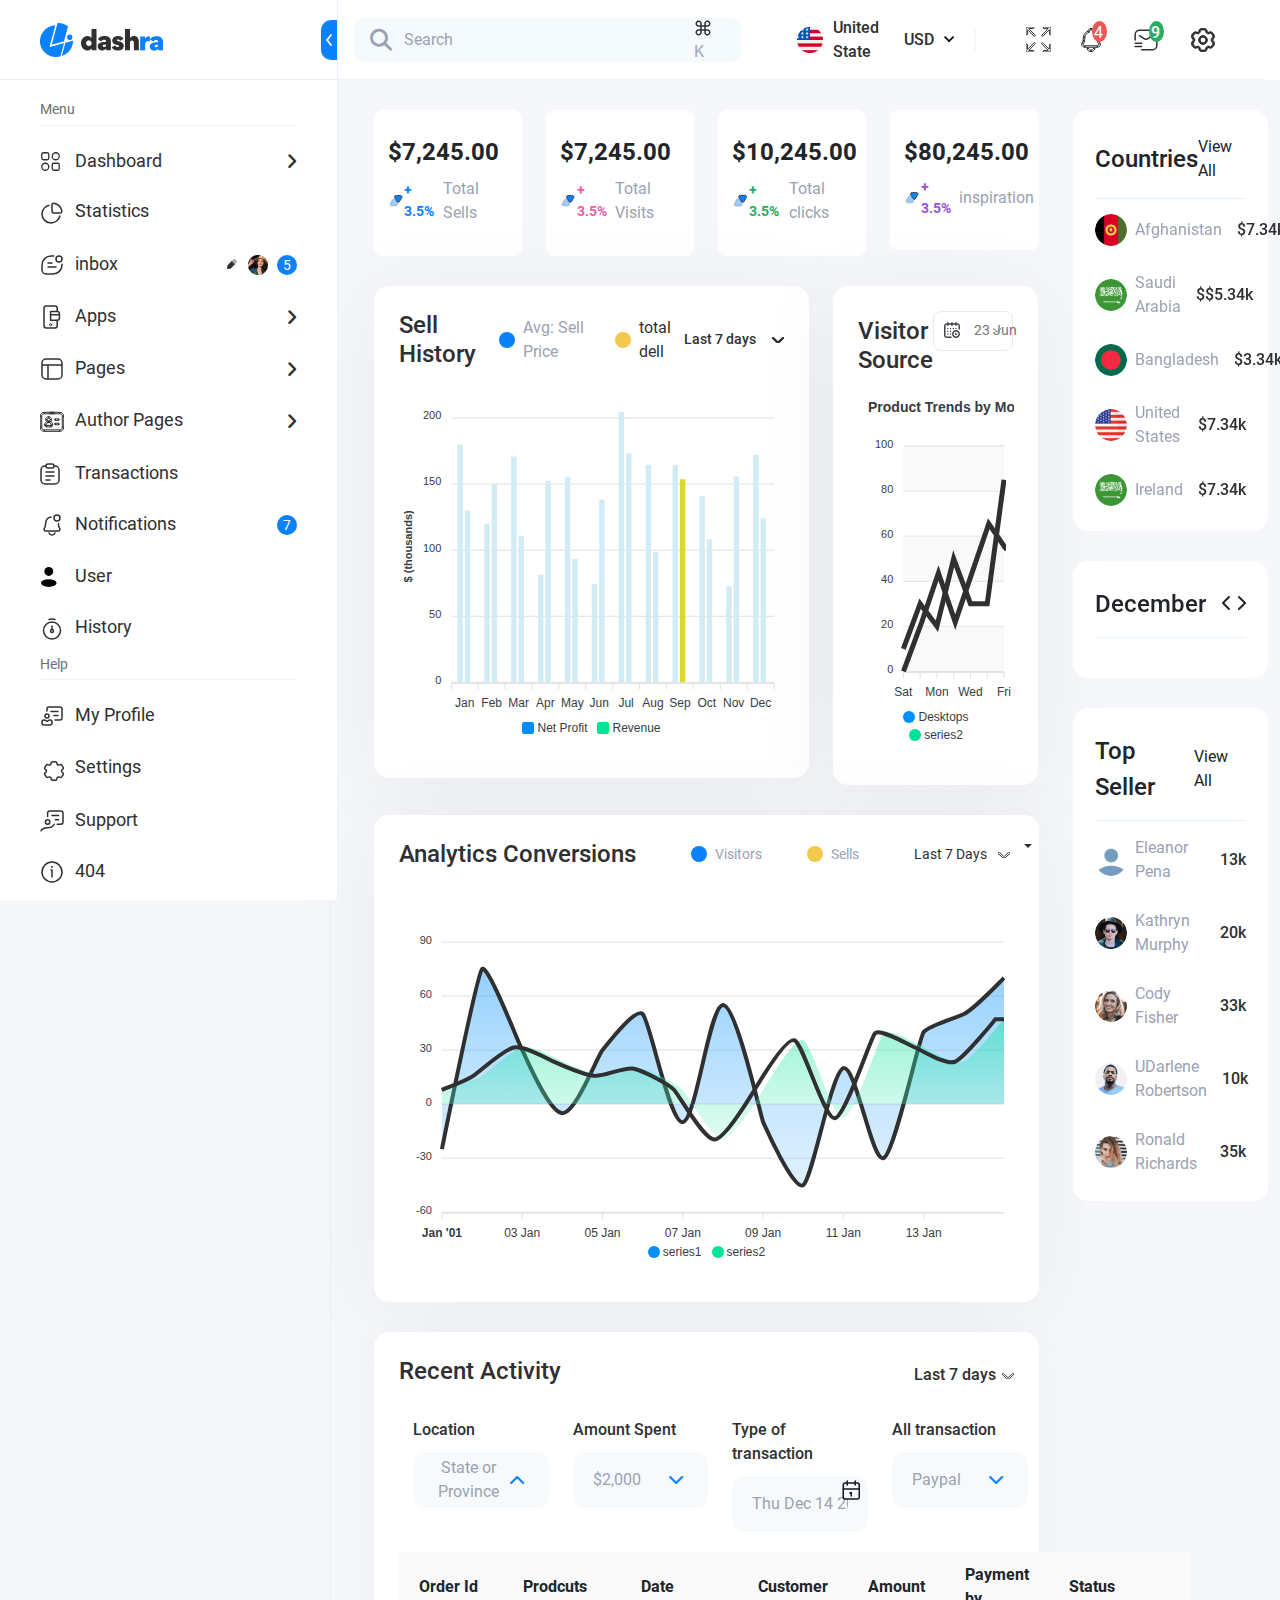
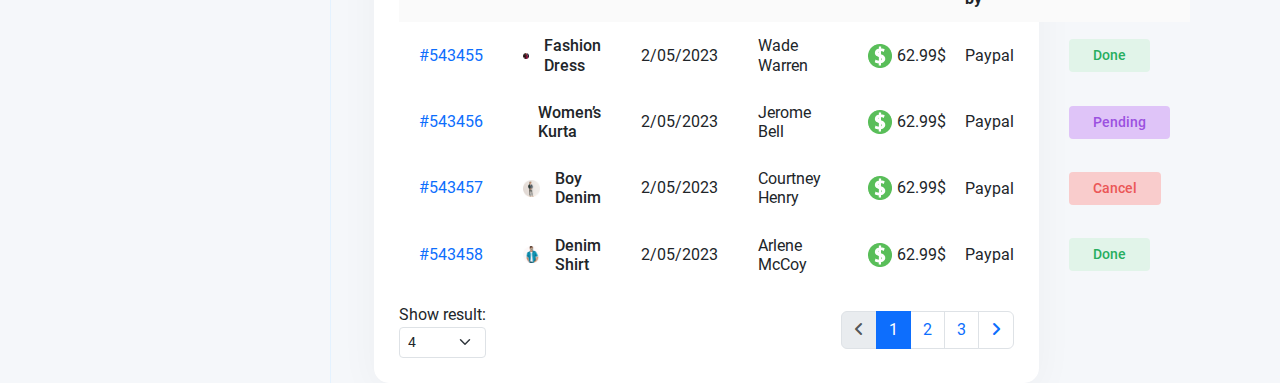
<file: Admin Panel/code/index.html>
<!DOCTYPE html>
<html lang="en">

<head>
    <meta charset="UTF-8">
    <meta name="viewport" content="width=device-width, initial-scale=1.0">
    <title>Dashra</title>
    <!-- <link rel="shortcut icon" href="img/fevicon-3.jpg" type="image/x-icon"> -->
    <link rel="stylesheet" href="css/bootstrap.min.css">
    <link rel="stylesheet" href="css/fonts.css">
    <link rel="stylesheet" href="css/all.min.css">
    <link rel="stylesheet" href="css/style .css">
</head>

<body>

    <div class="crancy-smenu" id="crancymenu">
        <div class="admin-menu">
            <div class="logo crancy-padding-left">
                <a href="javascript:void(0)">
                    <img src="img/dashra.jpg" alt="">
                </a>
                <div class="crancy-icon">
                    <img src="img/arrow-icon-d1e73081.svg" alt="">
                </div>
            </div>
            <div class="admin-one crancy-padding-all m-top-20">
                <h4 class="admin-title">Menu</h4>
                <div class="menu-bar">
                    <ul class="menu-bar-ul">
                        <li class="active">
                            <a href="javascript:void(0)" class="collapsed" data-bs-toggle="collapse">
                                <span class="menu-bar-text">
                                    <span class="menu-bar-icon">
                                        <svg class="crancy-svg-icon" width="21" height="21" viewBox="0 0 24 24"
                                            fill="none" xmlns="http://www.w3.org/2000/svg">
                                            <path
                                                d="M2 4C2 2.89543 2.89543 2 4 2H8C9.10457 2 10 2.89543 10 4V8C10 9.10457 9.10457 10 8 10H4C2.89543 10 2 9.10457 2 8V4Z"
                                                stroke-width="1.5"></path>
                                            <path
                                                d="M22 6C22 8.20914 20.2091 10 18 10C15.7909 10 14 8.20914 14 6C14 3.79086 15.7909 2 18 2C20.2091 2 22 3.79086 22 6Z"
                                                stroke-width="1.5"></path>
                                            <path
                                                d="M10 18C10 20.2091 8.20914 22 6 22C3.79086 22 2 20.2091 2 18C2 15.7909 3.79086 14 6 14C8.20914 14 10 15.7909 10 18Z"
                                                stroke-width="1.5"></path>
                                            <path
                                                d="M14 16C14 14.8954 14.8954 14 16 14H20C21.1046 14 22 14.8954 22 16V20C22 21.1046 21.1046 22 20 22H16C14.8954 22 14 21.1046 14 20V16Z"
                                                stroke-width="1.5"></path>
                                        </svg>
                                    </span>
                                    <span class="menu-bar-name">Dashboard</span>
                                </span>
                                <span class="crancy_toggle"></span>
                                <i class="fa-solid fa-angle-right"></i>
                            </a>
                            </span>
                        </li>
                        <li>
                            <a href="#" class="collapsed">
                                <span class="menu-bar-text">
                                    <span class="menu-bar-icon">
                                        <svg class="crancy-svg-icon" width="24" height="24" viewBox="0 0 24 24"
                                            fill="none" xmlns="http://www.w3.org/2000/svg">
                                            <path
                                                d="M21.8025 10.0128C21.0104 6.08419 17.9158 2.98956 13.9872 2.19745C12.9045 1.97914 12 2.89543 12 4V10C12 11.1046 12.8954 12 14 12H20C21.1046 12 22.0209 11.0955 21.8025 10.0128Z"
                                                stroke-width="1.5" stroke-linejoin="round"></path>
                                            <path
                                                d="M9 4.22314C4.99202 5.1326 2 8.71695 2 13.0001C2 17.9707 6.02944 22.0001 11 22.0001C15.2832 22.0001 18.8675 19.0081 19.777 15.0001"
                                                stroke-width="1.5" stroke-linecap="round"></path>
                                        </svg>
                                    </span>
                                    <span class="menu-bar-name">Statistics</span>
                                </span>
                            </a>
                        </li>

                        <li>
                            <a href="#" class="collapsed">
                                <span class="menu-bar-text">
                                    <span class="menu-bar-icon">
                                        <svg class="crancy-svg-icon" width="24" height="24" viewBox="0 0 24 24"
                                            fill="none" xmlns="http://www.w3.org/2000/svg">
                                            <path
                                                d="M8 14H16M8 10H12M21.9664 11.2166C21.9886 11.4748 22 11.7361 22 12C22 16.9706 17.9706 21 13 21H6C3.79086 21 2 19.2091 2 17V12C2 7.02944 6.02944 3 11 3H13C13.2639 3 13.5252 3.01136 13.7834 3.03362M22 6C22 7.65685 20.6569 9 19 9C17.3431 9 16 7.65685 16 6C16 4.34315 17.3431 3 19 3C20.6569 3 22 4.34315 22 6Z"
                                                stroke-width="1.5" stroke-linecap="round"></path>
                                        </svg>
                                    </span>
                                    <span class="menu-bar-name">inbox</span>
                                </span>
                                <div class="crancy-menu-group">
                                    <span href="#">
                                        <img src="img/inbox-edit-29272398.svg" alt="">
                                    </span>
                                    <span href="#">
                                        <img src="img/girl.png" alt="">
                                    </span>
                                    <span class="menu-bar-count">5</span>
                                </div>
                            </a>
                        </li>

                        <li>
                            <a href="#" class="collapsed">
                                <span class="menu-bar-text">
                                    <span class="menu-bar-icon">
                                        <svg class="crancy-svg-icon" xmlns="http://www.w3.org/2000/svg" width="24"
                                            height="24" viewBox="0 0 18 24" fill="none">
                                            <path
                                                d="M14.2 15.3H7.6V6.5H14.2M14.2 15.3C15.415 15.3 16.4 14.315 16.4 13.1V8.7C16.4 7.48497 15.415 6.5 14.2 6.5M14.2 15.3V20.8C14.2 22.015 13.215 23 12 23H3.2C1.98497 23 1 22.015 1 20.8V3.2C1 1.98497 1.98497 1 3.2 1H12C13.215 1 14.2 1.98497 14.2 3.2V6.5"
                                                stroke-width="1.5" stroke-linejoin="round"></path>
                                            <path
                                                d="M8.7 19.7001C8.7 20.3076 8.20751 20.8001 7.6 20.8001C6.99249 20.8001 6.5 20.3076 6.5 19.7001C6.5 19.0926 6.99249 18.6001 7.6 18.6001C8.20751 18.6001 8.7 19.0926 8.7 19.7001Z"
                                                stroke-width="1" stroke-linecap="round" stroke-linejoin="round"></path>
                                            <path d="M16.4004 9.80005L7.60039 9.80005" stroke-width="1.5"
                                                stroke-linecap="round" stroke-linejoin="round"></path>
                                        </svg>
                                    </span>
                                    <span class="menu-bar-name">Apps</span>
                                </span>
                                <i class="fa-solid fa-angle-right"></i>
                            </a>
                        </li>

                        <li>
                            <a href="#" class="collapsed">
                                <span class="menu-bar-text">
                                    <span class="menu-bar-icon">
                                        <svg class="crancy-svg-icon" width="24" height="24" viewBox="0 0 24 24"
                                            fill="none" xmlns="http://www.w3.org/2000/svg">
                                            <path
                                                d="M2 8L22 8M8 8V22M22 6V18C22 20.2091 20.2091 22 18 22H6C3.79086 22 2 20.2091 2 18L2 6C2 3.79086 3.79086 2 6 2L18 2C20.2091 2 22 3.79086 22 6Z"
                                                stroke-width="1.5" stroke-linecap="round" stroke-linejoin="round">
                                            </path>
                                        </svg>
                                    </span>
                                    <span class="menu-bar-name">Pages</span>
                                </span>
                                <i class="fa-solid fa-angle-right"></i>
                            </a>
                        </li>

                        <li>
                            <a href="#" class="collapsed">
                                <span class="menu-bar-text">
                                    <span class="menu-bar-icon">
                                        <svg class="crancy-svg-icon" xmlns="http://www.w3.org/2000/svg" width="24"
                                            height="24" viewBox="0 0 24 24" fill="none">
                                            <path
                                                d="M18.6 10.35C19.0142 10.35 19.35 10.0142 19.35 9.6C19.35 9.18579 19.0142 8.85 18.6 8.85V10.35ZM15.3 8.85C14.8858 8.85 14.55 9.18579 14.55 9.6C14.55 10.0142 14.8858 10.35 15.3 10.35V8.85ZM18.6 14.75C19.0142 14.75 19.35 14.4142 19.35 14C19.35 13.5858 19.0142 13.25 18.6 13.25V14.75ZM15.3 13.25C14.8858 13.25 14.55 13.5858 14.55 14C14.55 14.4142 14.8858 14.75 15.3 14.75V13.25ZM4.3 3.75H19.7V2.25H4.3V3.75ZM22.25 6.3V17.3H23.75V6.3H22.25ZM19.7 19.85H4.3V21.35H19.7V19.85ZM1.75 17.3V6.3H0.25V17.3H1.75ZM4.3 19.85C2.89167 19.85 1.75 18.7083 1.75 17.3H0.25C0.25 19.5368 2.06325 21.35 4.3 21.35V19.85ZM22.25 17.3C22.25 18.7083 21.1083 19.85 19.7 19.85V21.35C21.9368 21.35 23.75 19.5368 23.75 17.3H22.25ZM19.7 3.75C21.1083 3.75 22.25 4.89167 22.25 6.3H23.75C23.75 4.06325 21.9368 2.25 19.7 2.25V3.75ZM4.3 2.25C2.06325 2.25 0.25 4.06325 0.25 6.3H1.75C1.75 4.89167 2.89167 3.75 4.3 3.75V2.25ZM10.9 15.45H6.5V16.95H10.9V15.45ZM6.5 15.45C6.3067 15.45 6.15 15.2933 6.15 15.1H4.65C4.65 16.1217 5.47827 16.95 6.5 16.95V15.45ZM11.25 15.1C11.25 15.2933 11.0933 15.45 10.9 15.45V16.95C11.9217 16.95 12.75 16.1217 12.75 15.1H11.25ZM8.7 12.55C10.1083 12.55 11.25 13.6917 11.25 15.1H12.75C12.75 12.8632 10.9368 11.05 8.7 11.05V12.55ZM8.7 11.05C6.46325 11.05 4.65 12.8632 4.65 15.1H6.15C6.15 13.6917 7.29167 12.55 8.7 12.55V11.05ZM14.2 2.25H9.8V3.75H14.2V2.25ZM18.6 8.85L15.3 8.85V10.35L18.6 10.35V8.85ZM18.6 13.25L15.3 13.25V14.75L18.6 14.75V13.25ZM10.15 9.6C10.15 10.4008 9.50081 11.05 8.7 11.05V12.55C10.3292 12.55 11.65 11.2292 11.65 9.6H10.15ZM8.7 11.05C7.89919 11.05 7.25 10.4008 7.25 9.6H5.75C5.75 11.2292 7.07076 12.55 8.7 12.55V11.05ZM7.25 9.6C7.25 8.79919 7.89919 8.15 8.7 8.15V6.65C7.07076 6.65 5.75 7.97076 5.75 9.6H7.25ZM8.7 8.15C9.50081 8.15 10.15 8.79919 10.15 9.6H11.65C11.65 7.97076 10.3292 6.65 8.7 6.65V8.15Z">
                                            </path>
                                        </svg>
                                    </span>
                                    <span class="menu-bar-name">Author Pages</span>
                                </span>
                                <i class="fa-solid fa-angle-right"></i>
                            </a>
                        </li>

                        <li>
                            <a href="#" class="collapsed">
                                <span class="menu-bar-text">
                                    <span class="menu-bar-icon">
                                        <svg class="crancy-svg-icon" width="20" height="22" viewBox="0 0 20 22"
                                            fill="none" xmlns="http://www.w3.org/2000/svg">
                                            <path
                                                d="M6 9H14M6 13H14M6 17H10M6 3C6 4.10457 6.89543 5 8 5H12C13.1046 5 14 4.10457 14 3M6 3C6 1.89543 6.89543 1 8 1H12C13.1046 1 14 1.89543 14 3M6 3H5C2.79086 3 1 4.79086 1 7V17C1 19.2091 2.79086 21 5 21H15C17.2091 21 19 19.2091 19 17V7C19 4.79086 17.2091 3 15 3H14"
                                                stroke-width="1.5" stroke-linecap="round"></path>
                                        </svg>
                                    </span>
                                    <span class="menu-bar-name">Transactions</span>
                                </span>
                            </a>
                        </li>

                        <li>
                            <a href="#" class="collapsed">
                                <span class="menu-bar-text">
                                    <span class="menu-bar-icon">
                                        <svg class="crancy-svg-icon" width="24" height="24" viewBox="0 0 24 24"
                                            fill="none" xmlns="http://www.w3.org/2000/svg">
                                            <path
                                                d="M11.0717 4.06949C8.26334 4.49348 6.01734 6.81294 5.67964 9.79403L5.33476 12.8385C5.24906 13.595 4.94246 14.3069 4.45549 14.88C3.42209 16.0964 4.26081 18 5.83014 18H18.1699C19.7392 18 20.5779 16.0964 19.5445 14.88C19.0575 14.3069 18.7509 13.595 18.6652 12.8385L18.4373 10.8267M15 20C14.5633 21.1652 13.385 22 12 22C10.615 22 9.43668 21.1652 9 20M20 5C20 6.65685 18.6569 8 17 8C15.3431 8 14 6.65685 14 5C14 3.34315 15.3431 2 17 2C18.6569 2 20 3.34315 20 5Z"
                                                stroke-width="1.5" stroke-linecap="round"></path>
                                        </svg>
                                    </span>
                                    <span class="menu-bar-name">Notifications</span>
                                </span>
                                <span class="menu-bar-count">7</span>
                            </a>
                        </li>

                        <li>
                            <a href="#" class="collapsed">
                                <span class="menu-bar-text">
                                    <span class="menu-bar-icon">
                                        <svg class="crancy-svg-icon" width="18" height="22" viewBox="0 0 18 22" fill=""
                                            xmlns="http://www.w3.org/2000/svg">
                                            <ellipse cx="8.77778" cy="17.1111" rx="7.77778" ry="3.88889"
                                                stroke-width="1.5" stroke-linejoin="round"></ellipse>
                                            <circle cx="8.77843" cy="5.44444" r="4.44444" stroke-width="1.5"
                                                stroke-linejoin="round"></circle>
                                        </svg>
                                    </span>
                                    <span class="menu-bar-name">User</span>
                                </span>
                            </a>
                        </li>

                        <li>
                            <a href="#" class="collapsed">
                                <span class="menu-bar-text">
                                    <span class="menu-bar-icon">
                                        <svg class="crancy-svg-icon" width="24" height="24" viewBox="0 0 24 24"
                                            fill="none" xmlns="http://www.w3.org/2000/svg">
                                            <path
                                                d="M20.5 13.5C20.5 18.1944 16.6944 22 12 22C7.30558 22 3.5 18.1944 3.5 13.5C3.5 8.80558 7.30558 5 12 5C16.6944 5 20.5 8.80558 20.5 13.5Z"
                                                stroke-width="1.5"></path>
                                            <path
                                                d="M15 2.41406C14.0463 2.14433 13.04 2 12 2C10.96 2 9.95366 2.14433 9 2.41406"
                                                stroke-width="1.5" stroke-linecap="round"></path>
                                            <path
                                                d="M13.5 14C13.5 14.8284 12.8284 15.5 12 15.5C11.1716 15.5 10.5 14.8284 10.5 14C10.5 13.1716 11.1716 12.5 12 12.5C12.8284 12.5 13.5 13.1716 13.5 14Z"
                                                stroke-width="1.5"></path>
                                            <path d="M12 12V9" stroke-width="1.5" stroke-linecap="round"
                                                stroke-linejoin="round"></path>
                                        </svg>
                                    </span>
                                    <span class="menu-bar-name">History</span>
                                </span>
                            </a>
                        </li>
                    </ul>
                </div>


                <!-- =============================================help======================================================================= -->
                <h4 class="admin-title">Help</h4>
                <div class="menu-bar">
                    <ul class="menu-bar-ul">
                        <li class="active">
                            <a href="javascript:void(0)" class="collapsed" data-bs-toggle="collapse">
                                <span class="menu-bar-text">
                                    <span class="menu-bar-icon">
                                        <svg class="crancy-svg-icon" width="24" height="24" viewBox="0 0 24 24"
                                            fill="none" xmlns="http://www.w3.org/2000/svg">
                                            <path
                                                d="M7 7V5C7 3.89543 7.89543 3 9 3H20C21.1046 3 22 3.89543 22 5V14C22 15.1046 21.1046 16 20 16H15M11 7.5H18M14 11.5H18M5.58579 16.5858C6.36683 17.3668 7.63317 17.3668 8.41421 16.5858C8.78929 16.2107 9.29799 16 9.82843 16H10C11.1046 16 12 16.8954 12 18V19C12 20.1046 11.1046 21 10 21H4C2.89543 21 2 20.1046 2 19V18C2 16.8954 2.89543 16 4 16H4.17157C4.70201 16 5.21071 16.2107 5.58579 16.5858ZM9 12C9 13.1046 8.10457 14 7 14C5.89543 14 5 13.1046 5 12C5 10.8954 5.89543 10 7 10C8.10457 10 9 10.8954 9 12Z"
                                                stroke-width="1.5" stroke-linecap="round"></path>
                                        </svg>
                                    </span>
                                    <span class="menu-bar-name">My Profile</span>
                                </span>
                                <span class="crancy_toggle"></span>
                            </a>
                            </span>
                        </li>

                        <li>
                            <a href="#" class="collapsed">
                                <span class="menu-bar-text">
                                    <span class="menu-bar-icon">
                                        <svg class="crancy-svg-icon" width="24" height="24" viewBox="0 0 24 24"
                                            fill="none" xmlns="http://www.w3.org/2000/svg">
                                            <path d="M14.9892 4.66663H13.0094C11.916 4.66663 11.0296 5.50236 11.0296 6.53329C11.0296 7.71304 9.76736 8.46308 8.73119 7.89904L8.62595 7.84175C7.67902 7.32628 6.46819 7.63218 5.92149 8.525L4.93158 10.1416C4.38487 11.0344 4.70932 12.176 5.65624 12.6915C6.69291 13.2558 6.69291 14.7441 5.65624 15.3084C4.70931 15.8239 4.38487 16.9655 4.93158 17.8583L5.92148 19.4749C6.46819 20.3677 7.67902 20.6736 8.62595 20.1582L8.73119 20.1009C9.76736 19.5368 11.0296 20.2869 11.0296 21.4666C11.0296 22.4976 11.916 23.3333 13.0094 23.3333H14.9892C16.0827 23.3333 16.969 22.4976 16.969 21.4666C16.969 20.2869 18.2313 19.5368 19.2675 20.1009L19.3727 20.1582C20.3197 20.6736 21.5305 20.3677 22.0772 19.4749L23.0671 17.8583C23.6138 16.9655 23.2894 15.8239 22.3424 15.3084C21.3058 14.7441 21.3058 13.2558 22.3424 12.6915C23.2894 12.176 23.6138 11.0344 23.0671 10.1416L22.0772 8.52501C21.5305 7.6322 20.3197 7.3263 19.3727 7.84176L19.2675 7.89905C18.2313 8.4631 16.969 7.71305 16.969 6.53329C16.969 5.50236 16.0827 4.66663 14.9892 4.66663Z" stroke-width="1.5" stroke-linejoin="round"></path>
                                            <circle cx="14" cy="14" r="3.5" stroke-width="1.5"></circle>
                                        </svg>
                                    </span>
                                    <span class="menu-bar-name">Settings</span>
                                </span>
                            </a>
                        </li>

                        <li>
                            <a href="#" class="collapsed">
                                <span class="menu-bar-text">
                                    <span class="menu-bar-icon">
                                        <svg class="crancy-svg-icon" xmlns="http://www.w3.org/2000/svg" width="24"
                                            height="22" viewBox="0 0 24 22" fill="none">
                                            <path
                                                d="M1 20.8C1.55 19.8 3.64 17.8 7.6 17.8C11.56 17.8 13.65 15.4 14.2 14.2M7.6 6.5V3.2C7.6 1.98497 8.58497 1 9.8 1H20.8C22.015 1 23 1.98497 23 3.2V12C23 13.215 22.015 14.2 20.8 14.2H17.2137M12 5.4H18.6M9.8 12C9.8 13.215 8.81503 14.2 7.6 14.2C6.38497 14.2 5.4 13.215 5.4 12C5.4 10.785 6.38497 9.8 7.6 9.8C8.81503 9.8 9.8 10.785 9.8 12Z"
                                                stroke-width="1.5" stroke-linecap="round"></path>
                                            <path d="M15.2998 9.80005H18.5998" stroke-width="1.5"
                                                stroke-linecap="round"></path>
                                        </svg>
                                    </span>
                                    <span class="menu-bar-name">Support</span>
                                </span>
                            </a>
                        </li>

                        <li>
                            <a href="#" class="collapsed">
                                <span class="menu-bar-text">
                                    <span class="menu-bar-icon">
                                        <svg class="crancy-svg-icon" xmlns="http://www.w3.org/2000/svg" width="24"
                                            height="24" viewBox="0 0 24 24" fill="none">
                                            <circle cx="12" cy="7" r="1" fill="#28303F"></circle>
                                            <path
                                                d="M11 10H12V17M22 12C22 17.5228 17.5228 22 12 22C6.47715 22 2 17.5228 2 12C2 6.47715 6.47715 2 12 2C17.5228 2 22 6.47715 22 12Z"
                                                stroke="#28303F" stroke-width="1.5" stroke-linecap="round"
                                                stroke-linejoin="round"></path>
                                        </svg>
                                    </span>
                                    <span class="menu-bar-name">404</span>
                                </span>
                            </a>
                        </li>

                        <li>
                            <a href="#" class="collapsed">
                                <span class="menu-bar-text">
                                    <span class="menu-bar-icon">
                                        <svg class="crancy-svg-icon" xmlns="http://www.w3.org/2000/svg" width="24"
                                            height="24" viewBox="0 0 24 24" fill="none">
                                            <path
                                                d="M15 10L13.7071 11.2929C13.3166 11.6834 13.3166 12.3166 13.7071 12.7071L15 14M14 12L22 12M6 20C3.79086 20 2 18.2091 2 16V8C2 5.79086 3.79086 4 6 4M6 20C8.20914 20 10 18.2091 10 16V8C10 5.79086 8.20914 4 6 4M6 20H14C16.2091 20 18 18.2091 18 16M6 4H14C16.2091 4 18 5.79086 18 8"
                                                stroke="#28303F" stroke-width="1.5" stroke-linecap="round"></path>
                                        </svg>
                                    </span>
                                    <span class="menu-bar-name">Login</span>
                                </span>
                            </a>
                        </li>

                        <li>
                            <a href="#" class="collapsed">
                                <span class="menu-bar-text">
                                    <span class="menu-bar-icon">
                                        <svg class="crancy-svg-icon" xmlns="http://www.w3.org/2000/svg" width="22"
                                            height="20" viewBox="0 0 24 20" fill="none">
                                            <path
                                                d="M20.7998 12L22.2927 10.5071C22.6832 10.1166 22.6832 9.48342 22.2927 9.09289L20.7998 7.6"
                                                stroke-width="1.5" stroke-linecap="round" stroke-linejoin="round">
                                            </path>
                                            <path
                                                d="M21.9 9.8H13.1M5.4 18.6C2.96995 18.6 1 16.6301 1 14.2V5.4C1 2.96995 2.96995 1 5.4 1M5.4 18.6C7.83005 18.6 9.8 16.6301 9.8 14.2V5.4C9.8 2.96995 7.83005 1 5.4 1M5.4 18.6H14.2C16.6301 18.6 18.6 16.6301 18.6 14.2M5.4 1H14.2C16.6301 1 18.6 2.96995 18.6 5.4"
                                                stroke-width="1.5" stroke-linecap="round"></path>
                                        </svg>
                                    </span>
                                    <span class="menu-bar-name">Log Out</span>
                                </span>
                            </a>
                        </li>

                </div>
            </div>
            <!-- ----------------------- -->
            <div class="help-center-wrap">
                <div class="help-center" style="background-image: url(img/background.png);">
                    <img src="img/img-round.svg" alt="" class="position-absolute  translate-middle">
                    <h4>Help Center</h4>
                    <p>Having trouble Dashboard? Please contact us for more question?</p>
                    <button type="button" class="btn  btn-lg help-btn" style="background-color: #f2c94c;">Go To Help
                        Center</button>
                </div>

            </div>
        </div>
    </div>
    <!-- ======================================================================header=========================================================================== -->


    <header class="header-nav">
        <div class="container">
            <div class="header-middle">
                <div class="header-left">
                    <div class="input-search">
                        <i class="fa-solid fa-magnifying-glass"></i>
                        <input type="text" name="" id="" placeholder="search" class="search-input">
                        <a href="#" class="input-icon">
                            <svg width="18" height="18" viewBox="0 0 18 18" fill="none"
                                xmlns="http://www.w3.org/2000/svg">
                                <path
                                    d="M6.975 13.3875C6.975 13.8548 6.83644 14.3115 6.57685 14.7C6.31725 15.0885 5.94828 15.3914 5.51659 15.5702C5.0849 15.749 4.60988 15.7958 4.1516 15.7046C3.69332 15.6134 3.27236 15.3884 2.94196 15.058C2.61156 14.7276 2.38655 14.3067 2.2954 13.8484C2.20424 13.3901 2.25102 12.9151 2.42984 12.4834C2.60865 12.0517 2.91146 11.6827 3.29997 11.4232C3.68848 11.1636 4.14524 11.025 4.6125 11.025H13.3875C13.8548 11.025 14.3115 11.1636 14.7 11.4232C15.0885 11.6827 15.3914 12.0517 15.5702 12.4834C15.749 12.9151 15.7958 13.3901 15.7046 13.8484C15.6134 14.3067 15.3884 14.7276 15.058 15.058C14.7276 15.3884 14.3067 15.6134 13.8484 15.7046C13.3901 15.7958 12.9151 15.749 12.4834 15.5702C12.0517 15.3914 11.6827 15.0885 11.4232 14.7C11.1636 14.3115 11.025 13.8548 11.025 13.3875V4.6125C11.025 4.14524 11.1636 3.68848 11.4232 3.29997C11.6827 2.91146 12.0517 2.60865 12.4834 2.42984C12.9151 2.25102 13.3901 2.20424 13.8484 2.2954C14.3067 2.38655 14.7276 2.61156 15.058 2.94196C15.3884 3.27236 15.6134 3.69332 15.7046 4.1516C15.7958 4.60988 15.749 5.0849 15.5702 5.51659C15.3914 5.94828 15.0885 6.31725 14.7 6.57685C14.3115 6.83644 13.8548 6.975 13.3875 6.975H4.6125C4.14524 6.975 3.68848 6.83644 3.29997 6.57685C2.91146 6.31725 2.60865 5.94828 2.42984 5.51659C2.25102 5.0849 2.20424 4.60988 2.2954 4.1516C2.38655 3.69332 2.61156 3.27236 2.94196 2.94196C3.27236 2.61156 3.69332 2.38655 4.1516 2.2954C4.60988 2.20424 5.0849 2.25102 5.51659 2.42984C5.94828 2.60865 6.31725 2.91146 6.57685 3.29997C6.83644 3.68848 6.975 4.14524 6.975 4.6125V13.3875Z"
                                    stroke="#A9A9AA" stroke-width="1.5"></path>
                            </svg>
                            <span>K</span>
                        </a>
                    </div>
                </div>
                <div class="header-right">
                    <div class="nav-header-right">
                        <div class="nav-drop">
                            <a href="#" class="nav-information">
                                <img src="img/england.png" alt="">
                                <span>United State</span>
                                <svg class="crancy-header__svg--icon " width="11" height="7" viewBox="0 0 11 7" fill=""
                                    xmlns="http://www.w3.org/2000/svg">
                                    <rect x="10.1799" y="1.13079" width="7.19582" height="1.59907"
                                        transform="rotate(135 10.1799 1.13079)"></rect>
                                    <rect x="5.08838" y="6.21893" width="7.19582" height="1.59907"
                                        transform="rotate(-135 5.08838 6.21893)"></rect>
                                </svg>
                                <div class="crancy-balance">
                                    <!-- before -->
                                    <a href="#">
                                        <img src="img/flag.1.jpg" alt="">
                                        <span>France</span>
                                    </a>
                                    <a href="#">
                                        <img src="img/flag.2.jpg" alt="">
                                        <span>Germany</span>
                                    </a>
                                    <a href="#">
                                        <img src="img/flag.3.jpg" alt="">
                                        <span>Italy</span>
                                    </a>
                                </div>
                            </a>
                        </div>

                        <!--  -->
                        <div class=" nav-drop nav-currency-drop ">
                            <a href="#" class="nav-currency-main">
                                <span>USD</span>
                                <svg class="crancy-header__svg--icon " width="11" height="7" viewBox="0 0 11 7" fill=""
                                    xmlns="http://www.w3.org/2000/svg">
                                    <rect x="10.1799" y="1.13079" width="7.19582" height="1.59907"
                                        transform="rotate(135 10.1799 1.13079)"></rect>
                                    <rect x="5.08838" y="6.21893" width="7.19582" height="1.59907"
                                        transform="rotate(-135 5.08838 6.21893)"></rect>
                                </svg>
                                <div class="crancy-balance nav-crancy-balance">
                                    <!-- before -->
                                    <a href="#">
                                        USD
                                    </a>
                                    <a href="#">
                                        euro
                                    </a>
                                    <a href="#">
                                        rupees
                                    </a>
                                    <a href="#">
                                        Dinar
                                    </a>
                                </div>
                            </a>
                        </div>

                        <div class="nav-arror">
                            <svg class="crancy-header__svg--icon" width="25" height="25" viewBox="0 0 25 25" fill="none"
                                xmlns="http://www.w3.org/2000/svg">
                                <path
                                    d="M23.4278 22.1789C23.4278 20.9139 23.4278 19.6479 23.4278 18.383C23.4278 18.22 23.4215 18.0571 23.4321 17.8953C23.4619 17.4364 23.7824 17.1137 24.203 17.1116C24.6151 17.1095 24.9792 17.4364 24.9824 17.89C24.9952 20.0035 24.9963 22.1171 24.9814 24.2307C24.9782 24.6896 24.6577 24.9867 24.1913 24.9899C22.0937 25.0006 19.9961 25.0006 17.8984 24.9899C17.4395 24.9878 17.1126 24.6428 17.1052 24.2275C17.0977 23.7952 17.4363 23.446 17.9229 23.4385C18.8823 23.4236 19.8417 23.4332 20.801 23.4332C21.2557 23.4332 21.7104 23.4332 22.2832 23.4332C22.1118 23.249 22.0042 23.1265 21.8892 23.0105C19.9705 21.0896 18.0507 19.1698 16.132 17.2479C16.017 17.1329 15.8935 17.0211 15.8051 16.888C15.5794 16.5462 15.6038 16.2002 15.8892 15.9095C16.1746 15.6188 16.5227 15.5922 16.8667 15.8104C17.0147 15.9052 17.1382 16.0415 17.2649 16.1671C19.1634 18.0625 21.0619 19.9588 22.9561 21.8573C23.0807 21.9819 23.1755 22.1342 23.2841 22.2737C23.332 22.2428 23.3799 22.2108 23.4278 22.1789Z">
                                </path>
                                <path
                                    d="M2.70008 1.56808C2.90026 1.77784 3.01738 1.90668 3.13983 2.02913C5.03621 3.92657 6.93258 5.824 8.82895 7.72144C8.9546 7.84815 9.09089 7.9706 9.18778 8.11754C9.41139 8.45933 9.38583 8.80752 9.09941 9.09501C8.81192 9.38356 8.46373 9.40805 8.12087 9.18764C7.97287 9.09288 7.85042 8.95552 7.72371 8.82988C5.82627 6.93457 3.9299 5.03607 2.03353 3.13969C1.91001 3.01618 1.78117 2.89799 1.59697 2.7223C1.58419 2.93419 1.56928 3.07048 1.56928 3.20784C1.56715 4.46002 1.57141 5.71114 1.56609 6.96332C1.56396 7.53298 1.25517 7.88861 0.786669 7.88648C0.32349 7.88435 0.00831531 7.5202 0.00725053 6.95586C0.00192663 4.95621 0.000861849 2.95549 0.00618575 0.955831C0.00831531 0.288214 0.291547 0.00498221 0.958099 0.00391743C2.95776 -0.000341693 4.95848 0.00072311 6.95813 0.00604701C7.5246 0.00711179 7.88769 0.319092 7.89088 0.782272C7.89407 1.24758 7.53311 1.56382 6.96772 1.56595C5.5867 1.57127 4.20568 1.56808 2.70008 1.56808Z">
                                </path>
                                <path
                                    d="M2.70614 23.4332C4.22664 23.4332 5.6247 23.4247 7.02169 23.4374C7.70421 23.4438 8.12587 24.0784 7.76597 24.5863C7.62223 24.7897 7.29534 24.975 7.04831 24.9782C4.9837 25.009 2.91909 25.0005 0.854486 24.992C0.313578 24.9899 0.0101154 24.6843 0.00692107 24.1359C-0.00266195 22.0884 -0.00159717 20.0397 0.00585629 17.9911C0.00798585 17.4661 0.340197 17.1148 0.789534 17.1158C1.24313 17.118 1.56043 17.464 1.56256 17.9953C1.56895 19.3902 1.56469 20.7851 1.56469 22.2885C1.75529 22.1139 1.88306 22.0064 2.00125 21.8882C3.9104 19.9812 5.81955 18.0741 7.7287 16.166C7.83199 16.0628 7.93208 15.9531 8.04601 15.8637C8.38887 15.5943 8.8233 15.6156 9.10653 15.9073C9.3887 16.198 9.40041 16.6314 9.12676 16.97C9.03519 17.0828 8.92552 17.1818 8.82117 17.2851C6.9248 19.1826 5.02842 21.0789 3.13311 22.9774C3.01279 23.0999 2.8978 23.2287 2.70614 23.4332Z">
                                </path>
                                <path
                                    d="M23.3128 2.75628C22.8251 3.2546 22.3406 3.75718 21.8487 4.25017C20.3676 5.73447 18.8822 7.21558 17.399 8.69882C17.3415 8.75632 17.284 8.81382 17.2265 8.87131C16.7026 9.39199 16.2426 9.46546 15.8806 9.08746C15.5229 8.71373 15.5942 8.28994 16.1042 7.77991C17.8749 6.00919 19.6457 4.23846 21.4175 2.46986C21.6879 2.1994 21.969 1.9396 22.1884 1.56799C21.1396 1.56799 20.0897 1.56799 19.0409 1.56799C18.7161 1.56799 18.3903 1.57118 18.0655 1.56692C17.4639 1.56053 17.0945 1.25068 17.1062 0.769403C17.1179 0.307289 17.4789 0.0070207 18.0506 0.00489114C19.6276 0.000632024 21.2056 0.00276159 22.7825 0.00276159C23.2212 0.00276159 23.661 -0.00469188 24.0997 0.00489114C24.6778 0.0176685 24.9855 0.30303 24.9877 0.872687C24.9962 2.92132 24.9962 4.96996 24.9877 7.01753C24.9855 7.54034 24.6448 7.89172 24.1955 7.88426C23.7419 7.87681 23.4331 7.53182 23.431 6.99517C23.4246 5.60137 23.4288 4.20758 23.4288 2.81378C23.3894 2.79568 23.3511 2.77545 23.3128 2.75628Z">
                                </path>
                            </svg>
                        </div>


                        <!--  -->
                        <div class=" nav-social">
                            <div class="nav-notification">
                                <a href="#">
                                    <svg class="crancy-header__svg--icon" width="20" height="24" viewBox="0 0 20 24"
                                        fill="none" xmlns="http://www.w3.org/2000/svg">
                                        <path
                                            d="M16.7601 8.7232L16.0149 8.80778L16.7601 8.7232ZM17.2446 12.9916L17.9898 12.907L17.2446 12.9916ZM2.7567 12.9916L2.01149 12.907L2.7567 12.9916ZM3.24115 8.7232L3.98637 8.80778L3.24115 8.7232ZM1.81909 15.1115L1.24798 14.6254H1.24798L1.81909 15.1115ZM18.1822 15.1115L17.6111 15.5977V15.5977L18.1822 15.1115ZM12.4598 3.73821H11.7098C11.7098 4.0588 11.9135 4.34393 12.2168 4.44778L12.4598 3.73821ZM7.54154 3.73821L7.78449 4.44778C8.08778 4.34393 8.29154 4.0588 8.29154 3.73821H7.54154ZM13.953 20.93C14.0983 20.5421 13.9017 20.1098 13.5139 19.9644C13.126 19.8191 12.6937 20.0157 12.5484 20.4035L13.953 20.93ZM7.45295 20.4035C7.30759 20.0157 6.87532 19.8191 6.48745 19.9644C6.09958 20.1098 5.90299 20.5421 6.04835 20.93L7.45295 20.4035ZM16.2593 17.7501H3.74203V19.2501H16.2593V17.7501ZM16.0149 8.80778L16.4994 13.0762L17.9898 12.907L17.5054 8.63862L16.0149 8.80778ZM3.50192 13.0762L3.98637 8.80778L2.49594 8.63862L2.01149 12.907L3.50192 13.0762ZM2.39019 15.5977C3.00798 14.8719 3.39699 14.0006 3.50192 13.0762L2.01149 12.907C1.9419 13.5201 1.68245 14.115 1.24798 14.6254L2.39019 15.5977ZM16.4994 13.0762C16.6043 14.0006 16.9933 14.8719 17.6111 15.5977L18.7533 14.6254C18.3189 14.115 18.0594 13.5201 17.9898 12.907L16.4994 13.0762ZM3.74203 17.7501C3.01081 17.7501 2.48763 17.3878 2.2444 16.9592C2.00857 16.5436 2.01273 16.0411 2.39019 15.5977L1.24798 14.6254C0.436997 15.5781 0.412252 16.7699 0.939825 17.6995C1.46 18.6162 2.49251 19.2501 3.74203 19.2501V17.7501ZM16.2593 19.2501C17.5088 19.2501 18.5413 18.6162 19.0615 17.6995C19.5891 16.7699 19.5643 15.5781 18.7533 14.6254L17.6111 15.5977C17.9886 16.0411 17.9927 16.5436 17.7569 16.9592C17.5137 17.3878 16.9905 17.7501 16.2593 17.7501V19.2501ZM13.2098 3.73821V3.62586H11.7098V3.73821H13.2098ZM17.5054 8.63862C17.206 6.00123 15.2489 3.90044 12.7027 3.02865L12.2168 4.44778C14.3125 5.1653 15.7918 6.84198 16.0149 8.80778L17.5054 8.63862ZM8.29154 3.73821V3.62586H6.79154V3.73821H8.29154ZM3.98637 8.80778C4.20948 6.84198 5.68883 5.1653 7.78449 4.44778L7.2986 3.02865C4.7524 3.90044 2.79528 6.00123 2.49594 8.63862L3.98637 8.80778ZM10.0007 1.91675C10.9446 1.91675 11.7098 2.68194 11.7098 3.62586H13.2098C13.2098 1.85351 11.773 0.416748 10.0007 0.416748V1.91675ZM10.0007 0.416748C8.22831 0.416748 6.79154 1.85351 6.79154 3.62586H8.29154C8.29154 2.68194 9.05674 1.91675 10.0007 1.91675V0.416748ZM12.5484 20.4035C12.1892 21.3617 11.2007 22.0834 10.0007 22.0834V23.5834C11.8015 23.5834 13.3659 22.4963 13.953 20.93L12.5484 20.4035ZM10.0007 22.0834C8.80065 22.0834 7.81206 21.3617 7.45295 20.4035L6.04835 20.93C6.63539 22.4963 8.19975 23.5834 10.0007 23.5834V22.0834Z">
                                        </path>
                                    </svg>
                                    <span class="top-notification">4</span>
                                </a>
                                <div class="crancy-alarm-main">
                                    <div class="crancy-alarm">
                                        <h3>Recent-notification</h3>
                                        <ul class="crancy-balance-lists">
                                            <li>
                                                <div class="crancy-balance-info">
                                                    <div class="crancy-balance-img">
                                                        <img src="img/not-1.png" alt="">
                                                    </div>
                                                    <div class="crancy-alarm-content">
                                                        <h4>
                                                            <a href="#">
                                                                your account has been created
                                                                <strong>successfully done</strong>
                                                            </a>
                                                        </h4>
                                                        <p>2 days ago</p>
                                                    </div>
                                                </div>
                                            </li>
                                            <li>
                                                <div class="crancy-balance-info">
                                                    <div class="crancy-balance-img bg-primary">
                                                        <img src="img/not-2.png" alt="">
                                                    </div>
                                                    <div class="crancy-alarm-content">
                                                        <h4>
                                                            <a href="#">
                                                                your account has been created
                                                                <strong>successfully done</strong>
                                                            </a>
                                                        </h4>
                                                        <p>2 days ago</p>
                                                    </div>
                                                </div>
                                            </li>
                                            <li>
                                                <div class="crancy-balance-info">
                                                    <div class="crancy-balance-img bg-warning">
                                                        <img src="img/not-3.png" alt="">
                                                    </div>
                                                    <div class="crancy-alarm-content">
                                                        <h4>
                                                            <a href="#">
                                                                <strong>Thank you!</strong>you made your first sell
                                                                <strong>232.98 ETH</strong>
                                                            </a>
                                                        </h4>
                                                        <p>2 days ago</p>
                                                    </div>
                                                </div>
                                            </li>
                                            <li>
                                                <div class="crancy-balance-info">
                                                    <div class="crancy-balance-img bg-primary">
                                                        <img src="img/not-4.png" alt="">
                                                    </div>
                                                    <div class="crancy-alarm-content">
                                                        <h4>
                                                            <a href="#">
                                                                <strong>Broklan Simons</strong> Start Following You
                                                                <!-- <strong>successfully done</strong> -->
                                                            </a>
                                                        </h4>
                                                        <p>2 days ago</p>
                                                    </div>
                                                </div>
                                            </li>
                                            <li>
                                                <div class="crancy-balance-info">
                                                    <div class="crancy-balance-img bg-info">
                                                        <img src="img/not-4.png" alt="">
                                                    </div>
                                                    <div class="crancy-alarm-content">
                                                        <h4>
                                                            <a href="#">
                                                                you ranked up and now you are
                                                                a<strong>Auther Master</strong>
                                                            </a>
                                                        </h4>
                                                        <p>6 days ago</p>
                                                    </div>
                                                </div>
                                            </li>
                                        </ul>
                                    </div>
                                </div>
                            </div>
                            <!-- </div> -->
                            <div class=" nav-drop nav-msg">
                                <a href="#">
                                    <svg width="24" height="22" viewBox="0 0 24 22" fill="none"
                                        xmlns="http://www.w3.org/2000/svg">
                                        <path
                                            d="M1.16602 11V5.58333C1.16602 3.1901 3.10612 1.25 5.49935 1.25H18.4993C20.8926 1.25 22.8327 3.1901 22.8327 5.58333V16.4167C22.8327 18.8099 20.8926 20.75 18.4993 20.75H7.66602M5.49935 6.66667L9.59565 9.39753C11.0512 10.3679 12.9475 10.3679 14.403 9.39753L18.4993 6.66667M1.16602 14.25H7.66602M1.16602 17.5H7.66602"
                                            stroke="#28303F" stroke-width="1.5" stroke-linecap="round"></path>
                                    </svg>
                                    <span class="top-notification nt ">9</span>
                                </a>
                            </div>
                            <!-- div -->
                            <div class="nav-setting">
                                <a href="#">
                                    <svg class="crancy-header__svg--icon" width="24" height="24" viewBox="0 0 24 24"
                                        fill="none" xmlns="http://www.w3.org/2000/svg">
                                        <path
                                            d="M22.5244 16.4785L21.8848 16.0869L21.8848 16.0869L22.5244 16.4785ZM21.3754 18.3549L22.015 18.7466L22.015 18.7466L21.3754 18.3549ZM1.47427 7.5216L0.834662 7.12994H0.834662L1.47427 7.5216ZM2.62327 5.64521L3.26288 6.03687H3.26288L2.62327 5.64521ZM5.76238 4.85216L6.12096 4.19343L6.12096 4.19343L5.76238 4.85216ZM2.3154 10.4813L1.95681 11.14H1.95681L2.3154 10.4813ZM18.2363 19.148L17.8777 19.8067L17.8777 19.8067L18.2363 19.148ZM21.6833 13.5188L21.3247 14.1775L21.6833 13.5188ZM2.62327 18.3549L1.98365 18.7466H1.98365L2.62327 18.3549ZM1.47427 16.4786L2.11388 16.0869H2.11388L1.47427 16.4786ZM21.3754 5.64523L22.015 5.25357L22.015 5.25357L21.3754 5.64523ZM22.5244 7.52162L21.8848 7.91328L21.8848 7.91328L22.5244 7.52162ZM21.6833 10.4813L22.0419 11.1401L21.6833 10.4813ZM18.2363 4.85217L18.5949 5.5109L18.2363 4.85217ZM2.31539 13.5188L2.67397 14.1776H2.67398L2.31539 13.5188ZM5.76238 19.148L5.4038 18.4893L5.40379 18.4893L5.76238 19.148ZM18.1142 4.91866L17.7556 4.25994V4.25994L18.1142 4.91866ZM5.88453 4.91865L5.52595 5.57738L5.52595 5.57738L5.88453 4.91865ZM18.1142 19.0815L18.4728 18.4228H18.4728L18.1142 19.0815ZM5.88453 19.0815L6.24311 19.7402L6.24312 19.7402L5.88453 19.0815ZM10.8504 1.91675H13.1483V0.416748H10.8504V1.91675ZM13.1483 22.0834H10.8504V23.5834H13.1483V22.0834ZM10.8504 22.0834C9.95323 22.0834 9.30237 21.4082 9.30237 20.6667H7.80237C7.80237 22.3185 9.20919 23.5834 10.8504 23.5834V22.0834ZM14.6963 20.6667C14.6963 21.4082 14.0455 22.0834 13.1483 22.0834V23.5834C14.7895 23.5834 16.1963 22.3185 16.1963 20.6667H14.6963ZM13.1483 1.91675C14.0455 1.91675 14.6963 2.59198 14.6963 3.33341H16.1963C16.1963 1.68162 14.7895 0.416748 13.1483 0.416748V1.91675ZM10.8504 0.416748C9.20919 0.416748 7.80237 1.68162 7.80237 3.33342H9.30237C9.30237 2.59198 9.95323 1.91675 10.8504 1.91675V0.416748ZM21.8848 16.0869L20.7358 17.9633L22.015 18.7466L23.164 16.8702L21.8848 16.0869ZM2.11388 7.91326L3.26288 6.03687L1.98366 5.25355L0.834662 7.12994L2.11388 7.91326ZM3.26288 6.03687C3.67891 5.35747 4.63841 5.09424 5.4038 5.51088L6.12096 4.19343C4.68813 3.41346 2.83677 3.86035 1.98366 5.25355L3.26288 6.03687ZM2.67398 9.8226C1.93198 9.41869 1.71509 8.56452 2.11388 7.91326L0.834662 7.12994C-0.0356889 8.55128 0.500584 10.3473 1.95681 11.14L2.67398 9.8226ZM20.7358 17.9633C20.3198 18.6427 19.3603 18.9059 18.5949 18.4893L17.8777 19.8067C19.3106 20.5867 21.1619 20.1398 22.015 18.7466L20.7358 17.9633ZM23.164 16.8702C24.0344 15.4489 23.4981 13.6528 22.0419 12.8601L21.3247 14.1775C22.0667 14.5815 22.2836 15.4356 21.8848 16.0869L23.164 16.8702ZM3.26288 17.9633L2.11388 16.0869L0.834661 16.8702L1.98365 18.7466L3.26288 17.9633ZM20.7358 6.03689L21.8848 7.91328L23.164 7.12996L22.015 5.25357L20.7358 6.03689ZM21.8848 7.91328C22.2836 8.56453 22.0667 9.4187 21.3247 9.82261L22.0419 11.1401C23.4981 10.3474 24.0344 8.5513 23.164 7.12995L21.8848 7.91328ZM18.5949 5.5109C19.3603 5.09425 20.3198 5.35749 20.7358 6.03689L22.015 5.25357C21.1619 3.86037 19.3106 3.41348 17.8777 4.19345L18.5949 5.5109ZM2.11388 16.0869C1.71509 15.4356 1.93198 14.5815 2.67397 14.1776L1.95681 12.8601C0.500582 13.6528 -0.0356903 15.4489 0.834661 16.8702L2.11388 16.0869ZM1.98365 18.7466C2.83677 20.1398 4.68813 20.5867 6.12096 19.8067L5.40379 18.4893C4.6384 18.9059 3.6789 18.6427 3.26288 17.9633L1.98365 18.7466ZM18.4728 5.57739L18.5949 5.5109L17.8777 4.19345L17.7556 4.25994L18.4728 5.57739ZM5.40379 5.51088L5.52595 5.57738L6.24312 4.25993L6.12096 4.19343L5.40379 5.51088ZM18.5949 18.4893L18.4728 18.4228L17.7556 19.7402L17.8777 19.8067L18.5949 18.4893ZM5.52596 18.4228L5.4038 18.4893L6.12095 19.8067L6.24311 19.7402L5.52596 18.4228ZM1.95681 11.14C2.63819 11.511 2.63819 12.4892 1.95681 12.8601L2.67398 14.1776C4.39914 13.2385 4.39914 10.7617 2.67398 9.8226L1.95681 11.14ZM6.24312 19.7402C6.94605 19.3576 7.80237 19.8664 7.80237 20.6667H9.30237C9.30237 18.7284 7.22842 17.496 5.52595 18.4228L6.24312 19.7402ZM16.1963 20.6667C16.1963 19.8664 17.0527 19.3576 17.7556 19.7402L18.4728 18.4228C16.7703 17.496 14.6963 18.7284 14.6963 20.6667H16.1963ZM22.0419 12.8601C21.3605 12.4892 21.3605 11.511 22.0419 11.1401L21.3247 9.82261C19.5996 10.7617 19.5996 13.2385 21.3247 14.1775L22.0419 12.8601ZM5.52595 5.57738C7.22842 6.50413 9.30237 5.27178 9.30237 3.33342H7.80237C7.80237 4.13375 6.94605 4.64258 6.24312 4.25993L5.52595 5.57738ZM17.7556 4.25994C17.0527 4.64259 16.1963 4.13376 16.1963 3.33341H14.6963C14.6963 5.27178 16.7703 6.50414 18.4728 5.57739L17.7556 4.25994ZM14.8605 12.0001C14.8605 13.5802 13.5795 14.8612 11.9994 14.8612V16.3612C14.4079 16.3612 16.3605 14.4087 16.3605 12.0001H14.8605ZM11.9994 14.8612C10.4192 14.8612 9.13825 13.5802 9.13825 12.0001H7.63825C7.63825 14.4087 9.59078 16.3612 11.9994 16.3612V14.8612ZM9.13825 12.0001C9.13825 10.4199 10.4192 9.13897 11.9994 9.13897V7.63897C9.59078 7.63897 7.63825 9.59151 7.63825 12.0001H9.13825ZM11.9994 9.13897C13.5795 9.13897 14.8605 10.4199 14.8605 12.0001H16.3605C16.3605 9.59151 14.4079 7.63897 11.9994 7.63897V9.13897Z"
                                            fill="#2F3032"></path>
                                    </svg>
                                </a>
                            </div>
                        </div>


                        <!-- </div> -->
                        <div class="nav-profile">
                            <a href="#">
                                <img src="img/profile-pic-9f992699.png" alt="">
                            </a>
                        </div>
                    </div>
                </div>
            </div>
        </div>
        </div>
    </header>
    <!-- -===============================================================section================================================================= -->
    <section class="main-section">
        <div class="container">
            <div class="row">
                <div class="col-9">
                    <div class="row">
                        <div class="col-3">
                            <div class="crancy-progress-card">
                                <div class="crancy-progress-content">
                                    <h4 style="font-weight: 700;">$7,245.00</h4>
                                    <div class="crancy-history">
                                        <span class="crancy-percent">
                                            <svg width="20" height="20" viewBox="0 0 20 20" fill="#0A82FD"
                                                xmlns="http://www.w3.org/2000/svg">
                                                <path
                                                    d="M15.4308 3.30786L14.4437 3.30786L10.5548 3.30786L9.56762 3.30786C8.2813 3.30786 7.47984 4.70322 8.12798 5.81431L11.0596 10.8399C11.7027 11.9424 13.2957 11.9424 13.9389 10.8399L16.8705 5.81431C17.5186 4.70322 16.7171 3.30786 15.4308 3.30786Z">
                                                </path>
                                                <path opacity="0.4"
                                                    d="M4.16878 15.8335L5.15594 15.8335L9.04483 15.8335L10.032 15.8335C11.3183 15.8335 12.1198 14.4381 11.4716 13.327L8.54002 8.30144C7.89689 7.19893 6.30389 7.19892 5.66076 8.30143L2.72915 13.327C2.08101 14.4381 2.88247 15.8335 4.16878 15.8335Z">
                                                </path>
                                            </svg>
                                            + 3.5%
                                        </span>
                                        <span>Total Sells</span>
                                    </div>
                                </div>
                                <div style="width: 65px; height: 60px;">
                                    <svg class="CircularProgressbar " viewBox="0 0 100 100"
                                        data-test-id="CircularProgressbar">
                                        <path class="CircularProgressbar-trail" d="
                                        M 50,50
                                        m 0,-46
                                        a 46,46 0 1 1 0,92
                                        a 46,46 0 1 1 0,-92
                                      " stroke-width="8" fill-opacity="0"
                                            style="stroke: rgb(206, 230, 255); stroke-linecap: round; transform: rotate(0.7turn); transform-origin: center center; stroke-dasharray: 289.027px, 289.027px; stroke-dashoffset: 0px;">
                                        </path>
                                        <path class="CircularProgressbar-path" d="
                                        M 50,50
                                        m 0,-46
                                        a 46,46 0 1 1 0,92
                                        a 46,46 0 1 1 0,-92
                                      " stroke-width="8" fill-opacity="0"
                                            style="stroke: rgb(10, 130, 253); stroke-linecap: round; transform: rotate(0.7turn); transform-origin: center center; transition-duration: 0.5s; stroke-dasharray: 289.027px, 289.027px; stroke-dashoffset: 255.788px;">
                                        </path><text class="CircularProgressbar-text" x="50" y="50"
                                            style="fill: rgb(10, 130, 253); font-size: 18px;">11.5%</text>
                                    </svg>
                                </div>
                            </div>
                        </div>
                        <div class="col-3 ">
                            <div class="crancy-progress-card">
                                <div class="crancy-progress-content">
                                    <h4 style="font-weight: 700;">$7,245.00</h4>
                                    <div class="crancy-history">
                                        <span class="crancy-percent" style="color: rgb(239, 93, 168);">
                                            <svg width="20" height="20" viewBox="0 0 20 20" fill="#0A82FD"
                                                xmlns="http://www.w3.org/2000/svg">
                                                <path
                                                    d="M15.4308 3.30786L14.4437 3.30786L10.5548 3.30786L9.56762 3.30786C8.2813 3.30786 7.47984 4.70322 8.12798 5.81431L11.0596 10.8399C11.7027 11.9424 13.2957 11.9424 13.9389 10.8399L16.8705 5.81431C17.5186 4.70322 16.7171 3.30786 15.4308 3.30786Z">
                                                </path>
                                                <path opacity="0.4"
                                                    d="M4.16878 15.8335L5.15594 15.8335L9.04483 15.8335L10.032 15.8335C11.3183 15.8335 12.1198 14.4381 11.4716 13.327L8.54002 8.30144C7.89689 7.19893 6.30389 7.19892 5.66076 8.30143L2.72915 13.327C2.08101 14.4381 2.88247 15.8335 4.16878 15.8335Z">
                                                </path>
                                            </svg>
                                            + 3.5%
                                        </span>
                                        <span>Total Visits</span>
                                    </div>
                                </div>
                                <div style="width: 65px; height: 60px;">
                                    <svg class="CircularProgressbar " viewBox="0 0 100 100"
                                        data-test-id="CircularProgressbar">
                                        <path class="CircularProgressbar-trail" d="
                                        M 50,50
                                        m 0,-46
                                        a 46,46 0 1 1 0,92
                                        a 46,46 0 1 1 0,-92
                                      " stroke-width="8" fill-opacity="0"
                                            style="stroke: rgb(252, 223, 238); stroke-linecap: round; transform: rotate(0.7turn); transform-origin: center center; stroke-dasharray: 289.027px, 289.027px; stroke-dashoffset: 0px;">
                                        </path>
                                        <path class="CircularProgressbar-path" d="
                                        M 50,50
                                        m 0,-46
                                        a 46,46 0 1 1 0,92
                                        a 46,46 0 1 1 0,-92
                                      " stroke-width="8" fill-opacity="0"
                                            style="stroke: rgb(239, 93, 168); stroke-linecap: round; transform: rotate(0.7turn); transform-origin: center center; transition-duration: 0.5s; stroke-dasharray: 289.027px, 289.027px; stroke-dashoffset: 189.601px;">
                                        </path><text class="CircularProgressbar-text" x="50" y="50"
                                            style="fill: rgb(239, 93, 168); font-size: 18px;">34.4%</text>
                                    </svg>
                                </div>
                            </div>
                        </div>
                        <div class="col-3 ">
                            <div class="crancy-progress-card">
                                <div class="crancy-progress-content">
                                    <h4 style="font-weight: 700;">$10,245.00</h4>
                                    <div class="crancy-history">
                                        <span class="crancy-percent" style="color: rgb(39, 174, 96);">
                                            <svg width="20" height="20" viewBox="0 0 20 20" fill="#0A82FD"
                                                xmlns="http://www.w3.org/2000/svg">
                                                <path
                                                    d="M15.4308 3.30786L14.4437 3.30786L10.5548 3.30786L9.56762 3.30786C8.2813 3.30786 7.47984 4.70322 8.12798 5.81431L11.0596 10.8399C11.7027 11.9424 13.2957 11.9424 13.9389 10.8399L16.8705 5.81431C17.5186 4.70322 16.7171 3.30786 15.4308 3.30786Z">
                                                </path>
                                                <path opacity="0.4"
                                                    d="M4.16878 15.8335L5.15594 15.8335L9.04483 15.8335L10.032 15.8335C11.3183 15.8335 12.1198 14.4381 11.4716 13.327L8.54002 8.30144C7.89689 7.19893 6.30389 7.19892 5.66076 8.30143L2.72915 13.327C2.08101 14.4381 2.88247 15.8335 4.16878 15.8335Z">
                                                </path>
                                            </svg>
                                            + 3.5%
                                        </span>
                                        <span>Total clicks</span>
                                    </div>
                                </div>
                                <div style="width: 65px; height: 60px;">
                                    <svg class="CircularProgressbar " viewBox="0 0 100 100"
                                        data-test-id="CircularProgressbar">
                                        <path class="CircularProgressbar-trail" d="
                                        M 50,50
                                        m 0,-46
                                        a 46,46 0 1 1 0,92
                                        a 46,46 0 1 1 0,-92
                                      " stroke-width="8" fill-opacity="0"
                                            style="stroke: rgb(212, 239, 223); stroke-linecap: round; transform: rotate(0.7turn); transform-origin: center center; stroke-dasharray: 289.027px, 289.027px; stroke-dashoffset: 0px;">
                                        </path>
                                        <path class="CircularProgressbar-path" d="
                                        M 50,50
                                        m 0,-46
                                        a 46,46 0 1 1 0,92
                                        a 46,46 0 1 1 0,-92
                                      " stroke-width="8" fill-opacity="0"
                                            style="stroke: rgb(39, 174, 96); stroke-linecap: round; transform: rotate(0.7turn); transform-origin: center center; transition-duration: 0.5s; stroke-dasharray: 289.027px, 289.027px; stroke-dashoffset: 132.374px;">
                                        </path><text class="CircularProgressbar-text" x="50" y="50"
                                            style="fill: rgb(39, 174, 96); font-size: 18px;">54.2%</text>
                                    </svg>
                                </div>
                            </div>
                        </div>
                        <div class="col-3  ">
                            <div class="crancy-progress-card">
                                <div class="crancy-progress-content">
                                    <h4 style="font-weight: 700;">$80,245.00</h4>
                                    <div class="crancy-history">
                                        <span class="crancy-percent" style="color: rgb(155, 81, 224);">
                                            <svg width="20" height="20" viewBox="0 0 20 20" fill="#0A82FD"
                                                xmlns="http://www.w3.org/2000/svg">
                                                <path
                                                    d="M15.4308 3.30786L14.4437 3.30786L10.5548 3.30786L9.56762 3.30786C8.2813 3.30786 7.47984 4.70322 8.12798 5.81431L11.0596 10.8399C11.7027 11.9424 13.2957 11.9424 13.9389 10.8399L16.8705 5.81431C17.5186 4.70322 16.7171 3.30786 15.4308 3.30786Z">
                                                </path>
                                                <path opacity="0.4"
                                                    d="M4.16878 15.8335L5.15594 15.8335L9.04483 15.8335L10.032 15.8335C11.3183 15.8335 12.1198 14.4381 11.4716 13.327L8.54002 8.30144C7.89689 7.19893 6.30389 7.19892 5.66076 8.30143L2.72915 13.327C2.08101 14.4381 2.88247 15.8335 4.16878 15.8335Z">
                                                </path>
                                            </svg>
                                            + 3.5%
                                        </span>
                                        <span>inspiration</span>
                                    </div>
                                </div>
                                <div style="width: 65px; height: 60px;">
                                    <svg class="CircularProgressbar " viewBox="0 0 100 100"
                                        data-test-id="CircularProgressbar">
                                        <path class="CircularProgressbar-trail" d="
                                        M 50,50
                                        m 0,-46
                                        a 46,46 0 1 1 0,92
                                        a 46,46 0 1 1 0,-92
                                      " stroke-width="8" fill-opacity="0"
                                            style="stroke: rgb(235, 220, 249); stroke-linecap: round; transform: rotate(0.7turn); transform-origin: center center; stroke-dasharray: 289.027px, 289.027px; stroke-dashoffset: 0px;">
                                        </path>
                                        <path class="CircularProgressbar-path" d="
                                        M 50,50
                                        m 0,-46
                                        a 46,46 0 1 1 0,92
                                        a 46,46 0 1 1 0,-92
                                      " stroke-width="8" fill-opacity="0"
                                            style="stroke: rgb(155, 81, 224); stroke-linecap: round; transform: rotate(0.7turn); transform-origin: center center; transition-duration: 0.5s; stroke-dasharray: 289.027px, 289.027px; stroke-dashoffset: 65.031px;">
                                        </path><text class="CircularProgressbar-text" x="50" y="50"
                                            style="fill: rgb(155, 81, 224); font-size: 18px;">77.5%</text>
                                    </svg>
                                </div>
                            </div>
                        </div>
                    </div>
                    <!-- ==============================chaarts-----------------------------------------------==================== -->
                    <div class="main-section-right">
                        <div class="row">
                            <div class="col-8">
                                <div class="main-charts">
                                    <div class="charts-main-heading mg-btm-20">
                                        <h4>Sell History</h4>
                                        <div class="charts-main-middle">
                                            <ul>
                                                <li>
                                                    <span class="crancy-progress-list-color"></span>
                                                    <p><span>Avg: Sell Price</span></p>
                                                </li>
                                                <li>
                                                    <span class="crancy-progress-list-color right-color"></span>
                                                    <p>total dell</p>
                                                </li>
                                            </ul>
                                        </div>
                                        <div class="crancy-charts-dropdown">
                                            <ul>
                                                <li>
                                                    <a href="#">
                                                        Last 7 days
                                                        <span>
                                                            <svg width="12" height="6" viewBox="0 0 12 6" fill="none"
                                                                xmlns="http://www.w3.org/2000/svg">
                                                                <path
                                                                    d="M11.7508 0.247421C11.6711 0.169022 11.5763 0.106794 11.4719 0.0643287C11.3674 0.0218632 11.2554 0 11.1423 0C11.0291 0 10.9171 0.0218632 10.8127 0.0643287C10.7082 0.106794 10.6134 0.169022 10.5338 0.247421L6.6085 4.07837C6.52883 4.15677 6.43404 4.219 6.3296 4.26146C6.22516 4.30393 6.11314 4.32579 6 4.32579C5.88686 4.32579 5.77484 4.30393 5.6704 4.26146C5.56596 4.219 5.47117 4.15677 5.3915 4.07837L1.46623 0.247421C1.38655 0.169022 1.29176 0.106794 1.18732 0.0643287C1.08289 0.0218632 0.970865 0 0.857725 0C0.744585 0 0.632564 0.0218632 0.528125 0.0643287C0.423686 0.106794 0.328896 0.169022 0.249222 0.247421C0.0895969 0.404141 0 0.616141 0 0.837119C0 1.0581 0.0895969 1.2701 0.249222 1.42682L4.18306 5.26613C4.66515 5.73605 5.31865 6 6 6C6.68135 6 7.33485 5.73605 7.81694 5.26613L11.7508 1.42682C11.9104 1.2701 12 1.0581 12 0.837119C12 0.616141 11.9104 0.404141 11.7508 0.247421Z">
                                                                </path>
                                                            </svg>
                                                        </span>
                                                    </a>
                                                </li>
                                            </ul>
                                        </div>
                                    </div>
                                    <div id="chart"></div>
                                </div>
                            </div>
                            <!-- <div class="col-4">
                                <div class=" main-charts main-charts-two">
                                    <div class="charts-main-heading">
                                        <h4>Visitor source</h4>
                                        <div class="charts-date">

                                        </div>
                                    </div>
                                </div>   
                            </div> -->
                            <div class="col-lg-4 crancy-sixth-two">
                                <div class="charts-main charts-home-two ">
                                    <div class="charts-main__heading  mg-btm-20 charts-main__heading--v2">
                                        <h4 class="charts-main__title">Visitor Source</h4>
                                        <div class="charts-main-dates">
                                            <!-- <img src="img/calendar-icon-3-065605be.svg"> -->
                                            <img src="img/calender.svg" alt="">
                                            <input id="date-input" class="charts-main-dates__input" placeholder="23 Jun"
                                                type="text">
                                            <img src="img/arrow-down-d158ee58.svg" alt="" class="img-arrow">
                                        </div>
                                    </div>
                                    <div class="crancy-chart__inside crancy-chart__two">
                                        <!-- <canvas role="img" height="268" width="347"
                                            style="display: block; box-sizing: border-box; height: 243px; width: 347px;"></canvas> -->
                                            <div id="chart2"></div> 
                                    </div>
                                </div>
                            </div>
                        </div>
                    </div>
                    <!-- ==========================================next-charts -->
                    <div class="row">
                        <div class="col-12">
                            <div class="charts-main  mg-top-30">
                                <div class="charts-main__heading mg-btm-30">
                                    <h4 class="charts-main__title">Analytics Conversions</h4>
                                    <div class="charts-main__middle">
                                        <ul class="crancy-progress-list crancy-progress-list__inline crancy-gap-50">
                                            <li><span class="crancy-progress-list-color"></span>
                                                <p>Visitors</p>
                                            </li>
                                            <li><span class="crancy-progress-list-color right-color"></span>
                                                <p>Sells</p>
                                            </li>
                                        </ul>
                                    </div>
                                    <div class="crancy-chart__dropdown">
                                        <ul class="nav nav-tabs crancy-dropdown__list" id="nav-tab" role="tablist">
                                            <li class="nav-item dropdown">
                                                <a class="crancy-sidebar_btn crancy-heading__tabs nav-link dropdown-toggle "
                                                    data-bs-toggle="dropdown" href="/" role="button"
                                                    aria-expanded="false"
                                                    style="width: 100px; display: flex; justify-content: space-between;">
                                                    Last 7 Days
                                                    <span class="crancy-sidebar__arrow--icon">
                                                        <svg width="12" height="6" viewBox="0 0 12 6" fill="none"
                                                            xmlns="http://www.w3.org/2000/svg">
                                                            <path
                                                                d="M11.7508 0.247421C11.6711 0.169022 11.5763 0.106794 11.4719 0.0643287C11.3674 0.0218632 11.2554 0 11.1423 0C11.0291 0 10.9171 0.0218632 10.8127 0.0643287C10.7082 0.106794 10.6134 0.169022 10.5338 0.247421L6.6085 4.07837C6.52883 4.15677 6.43404 4.219 6.3296 4.26146C6.22516 4.30393 6.11314 4.32579 6 4.32579C5.88686 4.32579 5.77484 4.30393 5.6704 4.26146C5.56596 4.219 5.47117 4.15677 5.3915 4.07837L1.46623 0.247421C1.38655 0.169022 1.29176 0.106794 1.18732 0.0643287C1.08289 0.0218632 0.970865 0 0.857725 0C0.744585 0 0.632564 0.0218632 0.528125 0.0643287C0.423686 0.106794 0.328896 0.169022 0.249222 0.247421C0.0895969 0.404141 0 0.616141 0 0.837119C0 1.0581 0.0895969 1.2701 0.249222 1.42682L4.18306 5.26613C4.66515 5.73605 5.31865 6 6 6C6.68135 6 7.33485 5.73605 7.81694 5.26613L11.7508 1.42682C11.9104 1.2701 12 1.0581 12 0.837119C12 0.616141 11.9104 0.404141 11.7508 0.247421Z">
                                                            </path>
                                                        </svg>
                                                    </span>
                                                </a>
                                            </li>

                                        </ul>
                                    </div>
                                </div>



                                <div class="charts-main__three">
                                    <div class="tab-content" id="nav-tabContent">
                                        <div class="tab-pane fade show active " id="m_history" role="tabpanel"
                                            aria-labelledby="nav-home-tab">
                                            <div class="crancy-chart__inside crancy-chart__three"><canvas role="img"
                                                    height="415" width="1139"
                                                    style="display: block; box-sizing: border-box; height: 13px; width: 1139px;"></canvas>
                                            </div>
                                        </div>
                                        <div class="tab-pane fade" id="m_history" role="tabpanel"
                                            aria-labelledby="nav-home-tab">
                                            <div class="crancy-chart__inside crancy-chart__three"></div>
                                        </div>
                                    </div>
                                </div>
                                <!-- charts-3 -->
                                <div id="chart3"></div>
                            </div>
                            <!-- =================================================3rd section-================================ -->
                            <div class="crancy-table mg-top-30">
                                <div class="crancy-table-heading">
                                    <h3>Recent Activity</h3>
                                    <div class="crancy-chart-dropdown">
                                        <a href="#">
                                            Last 7 days
                                            <span>
                                                <svg width="12" height="6" viewBox="0 0 12 6" fill="none"
                                                    xmlns="http://www.w3.org/2000/svg">
                                                    <path
                                                        d="M11.7508 0.247421C11.6711 0.169022 11.5763 0.106794 11.4719 0.0643287C11.3674 0.0218632 11.2554 0 11.1423 0C11.0291 0 10.9171 0.0218632 10.8127 0.0643287C10.7082 0.106794 10.6134 0.169022 10.5338 0.247421L6.6085 4.07837C6.52883 4.15677 6.43404 4.219 6.3296 4.26146C6.22516 4.30393 6.11314 4.32579 6 4.32579C5.88686 4.32579 5.77484 4.30393 5.6704 4.26146C5.56596 4.219 5.47117 4.15677 5.3915 4.07837L1.46623 0.247421C1.38655 0.169022 1.29176 0.106794 1.18732 0.0643287C1.08289 0.0218632 0.970865 0 0.857725 0C0.744585 0 0.632564 0.0218632 0.528125 0.0643287C0.423686 0.106794 0.328896 0.169022 0.249222 0.247421C0.0895969 0.404141 0 0.616141 0 0.837119C0 1.0581 0.0895969 1.2701 0.249222 1.42682L4.18306 5.26613C4.66515 5.73605 5.31865 6 6 6C6.68135 6 7.33485 5.73605 7.81694 5.26613L11.7508 1.42682C11.9104 1.2701 12 1.0581 12 0.837119C12 0.616141 11.9104 0.404141 11.7508 0.247421Z">
                                                    </path>
                                                </svg>
                                            </span>
                                        </a>
                                    </div>
                                </div>
                                <div class="tab-content">
                                    <div class=".crancy-table-filter mg-btm-20">
                                        <div class="row">
                                            <div class="col-3">
                                                <div class="crancy-table-filter__single crancy-table-filter__location">
                                                    <label for="crancy-table-filter__label">Location</label>
                                                    <div class="my-select-box">
                                                        <button type="button" class="my-select-box-btn">
                                                            <span>State or Province</span>
                                                            <span class="rotate">
                                                                <i class="fa-solid fa-chevron-down"></i>
                                                            </span>
                                                        </button>
                                                        <!-- <div class="click-away"></div> -->
                                                        <div class="my-select-box-section open">
                                                            <ul class="list">
                                                                <li class="selected">State or Province</li>
                                                                <li class="">New York</li>
                                                                <li class="">Sydney</li>
                                                                <li class="">Dhaka</li>
                                                                <li class="">Victoria</li>
                                                            </ul>
                                                        </div>
                                                    </div>
                                                </div>
                                            </div>
                                            <div class="col-3">
                                                <div class="crancy-table-filter__single crancy-table-filter__amount">
                                                    <label for="crancy-table-filter__label">Amount Spent</label>
                                                    <div class="my-select-box">
                                                        <button type="button" class="my-select-box-btn">
                                                            <span>$2,000</span>
                                                            <span>
                                                                <i class="fa-solid fa-chevron-down"></i>
                                                            </span>
                                                        </button>
                                                        <div class="my-select-box-section open">
                                                            <ul class="list">
                                                                <li class="selected"></li>
                                                                <li>$4,000</li>
                                                                <li>$3,000</li>
                                                                <li>$4,000</li>
                                                                <li>$5,000</li>
                                                            </ul>
                                                        </div>
                                                    </div>
                                                </div>
                                            </div>
                                            <div class="col-3">
                                                <div class="crancy-table-filter__single crancy-table-filter__amount">
                                                    <label for="crancy-table-filter__label">Type of transaction</label>
                                                    <div class="crancy-table-filter__group">
                                                        <input type="text" id="date-input" placeholder="Select date"
                                                            value="Thu Dec 14 2023 15:43:14 GMT+0530 (India Standard Time)">
                                                    </div>
                                                </div>
                                                <span class="crancy-table-filter__icon">
                                                    <img src="img/calendar-icon-2933fcf6.svg" alt="">
                                                </span>
                                            </div>
                                            <div class="col-3">
                                                <div class="crancy-table-filter__single crancy-table-filter__amount">
                                                    <label for="crancy-table-filter__label">All transaction</label>
                                                    <div class="my-select-box">
                                                        <button type="button" class="my-select-box-btn">
                                                            <span>Paypal</span>
                                                            <span>
                                                                <i class="fa-solid fa-chevron-down"></i>
                                                            </span>
                                                        </button>
                                                        <div class="my-select-box-section open">
                                                            <ul class="list">
                                                                <li class="selected">All transaction</li>
                                                                <li>Paypal</li>
                                                                <li>Stripe</li>
                                                                <li>Payoneer</li>
                                                                <li>$5,000</li>
                                                            </ul>
                                                        </div>
                                                    </div>
                                                </div>
                                            </div>
                                        </div>
                                    </div>
                                    <!-- --------------------- -->
                                    <!-- <table class="crancy-table__main crancy-table__main-v1">
                                        <thead class="crancy-table__head">
                                            <tr>
                                                <th class="crancy-table__column-1 crancy-table__h1"> Order id </th>
                                                <th class="crancy-table__column-2 crancy-table__h2">Prodcuts </th>
                                                <th class="crancy-table__column-3 crancy-table__h3"> Date </th>
                                                <th class="crancy-table__column-4 crancy-table__h4"> Customer </th>
                                                <th class="crancy-table__column-5 crancy-table__h5"> Amount</th>
                                                <th class="crancy-table__column-6 crancy-table__h6"> Payment by</th>
                                                <th class="crancy-table__column-7 crancy-table__h7">Status </th>
                                            </tr>
                                        </thead>
                                        <tbody class="crancy-table__body">
                                            <tr>
                                                <td class="crancy-table__column-1 crancy-table__data-1">
                                                    <div class="crancy-table__product--id">
                                                        <p class="crany-table__product--number">
                                                            <a href="#">#543455</a>
                                                        </p>
                                                    </div>
                                                </td>
                                                <td class="crancy-table__column-2 crancy-table__data-2">
                                                    <div class="crancy-table__product">
                                                        <div class="crancy-table__product-img">
                                                            <img src="img/table-1.png" alt="">
                                                        </div>
                                                        <div class="crancy-table__product-content">
                                                            <h4 class="crancy-table__product-title">
                                                                Fashion Dress
                                                            </h4>
                                                        </div>
                                                    </div>
                                                </td>
                                            </tr>
                                        </tbody>
                                    </table> -->
                                    <table id="crancy-table__main" class="crancy-table__main crancy-table__main-v1">
                                        <thead class="crancy-table__head">
                                            <tr>
                                                <th class="crancy-table__column-1 crancy-table__h1">Order Id</th>
                                                <th class="crancy-table__column-2 crancy-table__h2">Prodcuts</th>
                                                <th class="crancy-table__column-3 crancy-table__h3">Date</th>
                                                <th class="crancy-table__column-4 crancy-table__h4">Customer</th>
                                                <th class="crancy-table__column-5 crancy-table__h5">Amount</th>
                                                <th class="crancy-table__column-6 crancy-table__h6">Payment by</th>
                                                <th class="crancy-table__column-7 crancy-table__h7">Status</th>
                                            </tr>
                                        </thead>
                                        <tbody class="crancy-table__body">
                                            <tr>
                                                <td class="crancy-table__column-1 crancy-table__data-1">
                                                    <div class="crancy-table__product--id">
                                                        <p class="crany-table__product--number"><a href="#">#543455</a>
                                                        </p>
                                                    </div>
                                                </td>
                                                <td class="crancy-table__column-2 crancy-table__data-2">
                                                    <div class="crancy-table__product">
                                                        <div class="crancy-table__product-img">
                                                            <img src="img/recent-activity-1.png" alt="">
                                                        </div>
                                                        <div class="crancy-table__product-content">
                                                            <h4 class="crancy-table__product-title">Fashion Dress</h4>
                                                        </div>
                                                    </div>
                                                </td>
                                                <td class="crancy-table__column-3 crancy-table__data-3">
                                                    <p class="crancy-table__text crancy-table__time">2/05/2023</p>
                                                </td>
                                                <td class="crancy-table__column-4 crancy-table__data-4">
                                                    <h5 class="crancy-table__inner--title">Wade Warren</h5>
                                                </td>
                                                <td class="crancy-table__column-5 crancy-table__data-5">
                                                    <div class="crancy-table__amount crancy-table__text-two"><img
                                                            src="img/dollor.png" alt=""><span
                                                            class="crancy-table__text">62.99$</span></div>
                                                </td>
                                                <td class="crancy-table__column-6 crancy-table__data-6">
                                                    <h5 class="crancy-table__inner--title">Paypal</h5>
                                                </td>
                                                <td class="crancy-table__column-7 crancy-table__data-7">
                                                    <div class="crancy-table__status ">Done</div>
                                                </td>
                                            </tr>
                                            <tr>
                                                <td class="crancy-table__column-1 crancy-table__data-1">
                                                    <div class="crancy-table__product--id">
                                                        <p class="crany-table__product--number"><a href="#">#543456</a>
                                                        </p>
                                                    </div>
                                                </td>
                                                <td class="crancy-table__column-2 crancy-table__data-2">
                                                    <div class="crancy-table__product">
                                                        <div class="crancy-table__product-img"><img
                                                                src="img/recent-activity-2.png" alt=""></div>
                                                        <div class="crancy-table__product-content">
                                                            <h4 class="crancy-table__product-title">Women’s Kurta</h4>
                                                        </div>
                                                    </div>
                                                </td>
                                                <td class="crancy-table__column-3 crancy-table__data-3">
                                                    <p class="crancy-table__text crancy-table__time">2/05/2023</p>
                                                </td>
                                                <td class="crancy-table__column-4 crancy-table__data-4">
                                                    <h5 class="crancy-table__inner--title">Jerome Bell</h5>
                                                </td>
                                                <td class="crancy-table__column-5 crancy-table__data-5">
                                                    <div class="crancy-table__amount crancy-table__text-two"><img
                                                            src="img/dollor.png" alt=""><span
                                                            class="crancy-table__text">62.99$</span></div>
                                                </td>
                                                <td class="crancy-table__column-6 crancy-table__data-6">
                                                    <h5 class="crancy-table__inner--title">Paypal</h5>
                                                </td>
                                                <td class="crancy-table__column-7 crancy-table__data-7">
                                                    <div class="crancy-table__status crancy-table__status--pending">
                                                        Pending
                                                    </div>
                                                </td>
                                            </tr>

                                            <tr>
                                                <td class="crancy-table__column-1 crancy-table__data-1">
                                                    <div class="crancy-table__product--id">
                                                        <p class="crany-table__product--number"><a href="#">#543457</a>
                                                        </p>
                                                    </div>
                                                </td>
                                                <td class="crancy-table__column-2 crancy-table__data-2">
                                                    <div class="crancy-table__product">
                                                        <div class="crancy-table__product-img"><img
                                                                src="img/recent-activity-3.png" alt=""></div>
                                                        <div class="crancy-table__product-content">
                                                            <h4 class="crancy-table__product-title">Boy Denim</h4>
                                                        </div>
                                                    </div>
                                                </td>
                                                <td class="crancy-table__column-3 crancy-table__data-3">
                                                    <p class="crancy-table__text crancy-table__time">2/05/2023</p>
                                                </td>
                                                <td class="crancy-table__column-4 crancy-table__data-4">
                                                    <h5 class="crancy-table__inner--title">Courtney Henry</h5>
                                                </td>
                                                <td class="crancy-table__column-5 crancy-table__data-5">
                                                    <div class="crancy-table__amount crancy-table__text-two"><img
                                                            src="img/dollor.png" alt=""><span
                                                            class="crancy-table__text">62.99$</span></div>
                                                </td>
                                                <td class="crancy-table__column-6 crancy-table__data-6">
                                                    <h5 class="crancy-table__inner--title">Paypal</h5>
                                                </td>
                                                <td class="crancy-table__column-7 crancy-table__data-7">
                                                    <div class="crancy-table__status crancy-table__status--cancel">
                                                        Cancel
                                                    </div>
                                                </td>
                                            </tr>

                                            <tr>
                                                <td class="crancy-table__column-1 crancy-table__data-1">
                                                    <div class="crancy-table__product--id">
                                                        <p class="crany-table__product--number"><a href="#">#543458</a>
                                                        </p>
                                                    </div>
                                                </td>
                                                <td class="crancy-table__column-2 crancy-table__data-2">
                                                    <div class="crancy-table__product">
                                                        <div class="crancy-table__product-img"><img
                                                                src="img/recent-activity-4.png" alt=""></div>
                                                        <div class="crancy-table__product-content">
                                                            <h4 class="crancy-table__product-title">Denim Shirt</h4>
                                                        </div>
                                                    </div>
                                                </td>
                                                <td class="crancy-table__column-3 crancy-table__data-3">
                                                    <p class="crancy-table__text crancy-table__time">2/05/2023</p>
                                                </td>
                                                <td class="crancy-table__column-4 crancy-table__data-4">
                                                    <h5 class="crancy-table__inner--title">Arlene McCoy</h5>
                                                </td>
                                                <td class="crancy-table__column-5 crancy-table__data-5">
                                                    <div class="crancy-table__amount crancy-table__text-two"><img
                                                            src="img/dollor.png" alt=""><span
                                                            class="crancy-table__text">62.99$</span></div>
                                                </td>
                                                <td class="crancy-table__column-6 crancy-table__data-6">
                                                    <h5 class="crancy-table__inner--title">Paypal</h5>
                                                </td>
                                                <td class="crancy-table__column-7 crancy-table__data-7">
                                                    <div class="crancy-table__status">Done
                                                    </div>
                                                </td>
                                            </tr>
                                        </tbody>
                                    </table>

                                    <div class="crancy-table-bottom">
                                        <div class="dataTables_length" id="crancy-table__main_length"><label>Show
                                                result:<select name="crancy-table__main_length"
                                                    aria-controls="crancy-table__main"
                                                    class="form-select form-select-sm">
                                                    <option value="4" selected="">4</option>
                                                    <option value="10">10</option>
                                                    <option value="25">25</option>
                                                    <option value="50">50</option>
                                                </select></label></div>
                                        <div class="dataTables_paginate paging_simple_numbers"
                                            id="crancy-table__main_paginate">
                                            <ul class="pagination">
                                                <li class="paginate_button page-item previous disabled"
                                                    id="crancy-table__main_previous"><a
                                                        aria-controls="crancy-table__main" data-dt-idx="previous"
                                                        tabindex="0" class="page-link"><i
                                                            class="fas fa-angle-left"></i></a></li>
                                                <li class="paginate_button page-item active"><a
                                                        aria-controls="crancy-table__main" data-dt-idx="0" tabindex="0"
                                                        class="page-link">1</a></li>
                                                <li class="paginate_button page-item "><a
                                                        aria-controls="crancy-table__main" data-dt-idx="0" tabindex="0"
                                                        class="page-link">2</a></li>
                                                <li class="paginate_button page-item "><a
                                                        aria-controls="crancy-table__main" data-dt-idx="0" tabindex="0"
                                                        class="page-link">3</a></li>
                                                <li class="paginate_button page-item next "
                                                    id="crancy-table__main_next"><a aria-controls="crancy-table__main"
                                                        data-dt-idx="next" tabindex="0" class="page-link"><i
                                                            class="fas fa-angle-right"></i></a></li>
                                            </ul>
                                        </div>
                                    </div>

                                </div>
                            </div>
                        </div>
                    </div>
                    <!--  -->
                </div>

                <!-- --------- -->
                <div class="col-3 crancy-main__sidebar">
                    <div class="crancy-sidebar mg-btm-30">
                        <div class="row">
                            <div class="crancy-sidebar__widget">
                                <div class="crancy-sidebar__single">
                                    <div class="crancy-sidebar__heading">
                                        <div class="crancy-sidebar__title">
                                            Countries
                                        </div>
                                        <div class="crancy-chart__dropdown">
                                            View All
                                        </div>
                                    </div>
                                    <div class="crancy-sidebar__creators">
                                        <div class="tab-content">
                                            <ul class="crancy-sidebar__creatorlist">
                                                <li>
                                                    <div class="crancy-sidebar__creator">
                                                        <img src="img/afg.png" alt="">
                                                        <a href="#"><span
                                                                class="crancy-sidebar__creator-link">Afghanistan</span><b
                                                                class="crancy-sidebar__creator-name">$7.34k</b></a>
                                                    </div>
                                                </li>

                                                <li>
                                                    <div class="crancy-sidebar__creator">
                                                        <img src="img/UAE.png" alt="">
                                                        <a href="#"><span class="crancy-sidebar__creator-link">Saudi
                                                                Arabia</span><b
                                                                class="crancy-sidebar__creator-name">$$5.34k</b></a>
                                                    </div>
                                                </li>

                                                <li>
                                                    <div class="crancy-sidebar__creator">
                                                        <img src="img/bangladesh.png" alt="">
                                                        <a href="#"><span
                                                                class="crancy-sidebar__creator-link">Bangladesh</span><b
                                                                class="crancy-sidebar__creator-name">$3.34k</b></a>
                                                    </div>
                                                </li>

                                                <li>
                                                    <div class="crancy-sidebar__creator">
                                                        <img src="img/USA.png" alt="">
                                                        <a href="#"><span class="crancy-sidebar__creator-link">United
                                                                States</span><b
                                                                class="crancy-sidebar__creator-name">$7.34k</b></a>
                                                    </div>
                                                </li>

                                                <li>
                                                    <div class="crancy-sidebar__creator">
                                                        <img src="img/UAE.png" alt="">
                                                        <a href="#"><span
                                                                class="crancy-sidebar__creator-link">Ireland</span><b
                                                                class="crancy-sidebar__creator-name">$7.34k</b></a>
                                                    </div>
                                                </li>
                                            </ul>
                                        </div>
                                    </div>
                                </div>
                            </div>
                        </div>

                        <div class="row">
                            <div class="crancy-sidebar__widget">
                                <div class="crancy-sidebar__single">
                                    <div class="crancy-sidebar__heading">
                                        <div class="crancy-sidebar__title">
                                            December
                                        </div>
                                        <div class="crancy-chart__dropdown">
                                            <i class="fa-solid fa-chevron-left"></i>
                                            <i class="fa-solid fa-chevron-right"></i>
                                        </div>
                                    </div>
                                </div>
                            </div>
                        </div>

                        <div class="row">
                            <div class="crancy-sidebar__widget">
                                <div class="crancy-sidebar__single">
                                    <div class="crancy-sidebar__heading">
                                        <div class="crancy-sidebar__title">
                                            Top Seller
                                        </div>
                                        <div class="crancy-chart__dropdown">
                                            View All
                                        </div>
                                    </div>
                                    <div class="crancy-sidebar__creators">
                                        <div class="tab-content">
                                            <ul class="crancy-sidebar__creatorlist">
                                                <li>
                                                    <div class="crancy-sidebar__creator">
                                                        <img src="img/top-1.png" alt="">
                                                        <a href="#"><span class="crancy-sidebar__creator-link">Eleanor
                                                                Pena</span><b
                                                                class="crancy-sidebar__creator-name">13k</b></a>
                                                    </div>
                                                </li>

                                                <li>
                                                    <div class="crancy-sidebar__creator">
                                                        <img src="img/top-2.png" alt="">
                                                        <a href="#"><span class="crancy-sidebar__creator-link">Kathryn
                                                                Murphy</span><b
                                                                class="crancy-sidebar__creator-name">20k</b></a>
                                                    </div>
                                                </li>

                                                <li>
                                                    <div class="crancy-sidebar__creator">
                                                        <img src="img/top-3.png" alt="">
                                                        <a href="#"><span class="crancy-sidebar__creator-link">Cody
                                                                Fisher</span><b
                                                                class="crancy-sidebar__creator-name">33k</b></a>
                                                    </div>
                                                </li>

                                                <li>
                                                    <div class="crancy-sidebar__creator">
                                                        <img src="img/top-4.png" alt="">
                                                        <a href="#"><span class="crancy-sidebar__creator-link">UDarlene
                                                                Robertson</span><b
                                                                class="crancy-sidebar__creator-name">10k</b></a>
                                                    </div>
                                                </li>

                                                <li>
                                                    <div class="crancy-sidebar__creator">
                                                        <img src="img/top-5.png" alt="">
                                                        <a href="#"><span class="crancy-sidebar__creator-link">Ronald
                                                                Richards</span><b
                                                                class="crancy-sidebar__creator-name">35k</b></a>
                                                    </div>
                                                </li>
                                            </ul>
                                        </div>
                                    </div>
                                </div>
                            </div>
                        </div>
                    </div>
                </div>


            </div>
        </div>
    </section>
    <script src="js/jquery.min.js"></script>

    <script src="js/bootstrap.bundle.min.js"></script>
    <script src="js/apexcharts.js"></script>
    <script>
        var options = {
            series: [{
                name: 'Net Profit',
                data: [180, 120, 170, 80, 150, 70, 190, 150, 150, 130, 70, 180]
            }, {
                name: 'Revenue',
                data: [130, 150, 110, 150, 90, 130, 160, 90, 140, 100, 150, 130]
            }],
            chart: {
                type: 'bar',
                height: 350
            },
            plotOptions: {
                bar: {
                    horizontal: false,
                    columnWidth: '55%',
                    endingShape: 'rounded'
                },
            },
            dataLabels: {
                enabled: false
            },
            stroke: {
                show: true,
                width: 2,
                colors: ['transparent']
            },
            xaxis: {
                categories: ['Jan','Feb', 'Mar', 'Apr', 'May', 'Jun', 'Jul', 'Aug', 'Sep', 'Oct', 'Nov', 'Dec'],
            },
            yaxis: {
                title: {
                    text: '$ (thousands)'
                }
            },
            fill: {
                opacity: 1
            },
            tooltip: {
                y: {
                    formatter: function (val) {
                        return "$ " + val + " thousands"
                    }
                }
            }
        };

        var chart = new ApexCharts(document.querySelector("#chart"), options);
        chart.render();
    </script>




    <script>
        var options = {
            series: [{
                name: 'series1',
                data: [-25, 75, 30, -5, 30, 50, -10, 55, -10, -45, 20, -30, 40, 50, 70]
            }, {
                name: 'series2',
                data: [10, 20, 40, 30, 20, 25, 10, -25, 10, 45, -10, 50, 40, 30, 60]
            }],
            chart: {
                height: 350,
                type: 'area'
            },
            dataLabels: {
                enabled: false
            },
            stroke: {
                curve: 'smooth'
            },
            xaxis: {
                type: 'datetime',
                categories: ["Jan 1", "Jan 2", "Jan 3", "Jan 4", "Jan 5", "Jan 6", "Jan 7", "Jan 8", "Jan 9", "Jan 10", "Jan 11", "Jan 12", "Jan 13", "Jan 14", "Jan 15"]
            },
            tooltip: {
                x: {
                    format: 'dd/MM/yy HH:mm'
                },
            },
        };

        var chart = new ApexCharts(document.querySelector("#chart3"), options);
        chart.render();
    </script>

<script>
    var options = {
        series: [{
            name: "Desktops",
            data: [10, 30, 20, 50, 30, 30, 85,]
        }, {
            name: 'series2',
            data: [0, 20, 40, 20, 40, 60, 50]
        }],
        chart: {
            height: 350,
            type: 'line',
            zoom: {
                enabled: false
            }
        },
        dataLabels: {
            enabled: false
        },
        stroke: {
            curve: 'straight'
        },
        title: {
            text: 'Product Trends by Month',
            align: 'left'
        },
        grid: {
            row: {
                colors: ['#f3f3f3', 'transparent'], // takes an array which will be repeated on columns
                opacity: 0.5
            },
        },
        xaxis: {
            categories: ['Sat', 'Sun', 'Mon', 'Tue', 'Wed', 'Thu', 'Fri',],
        }
    };

    var chart = new ApexCharts(document.querySelector("#chart2"), options);
    chart.render();

</script>

</body>

</html>
</file>
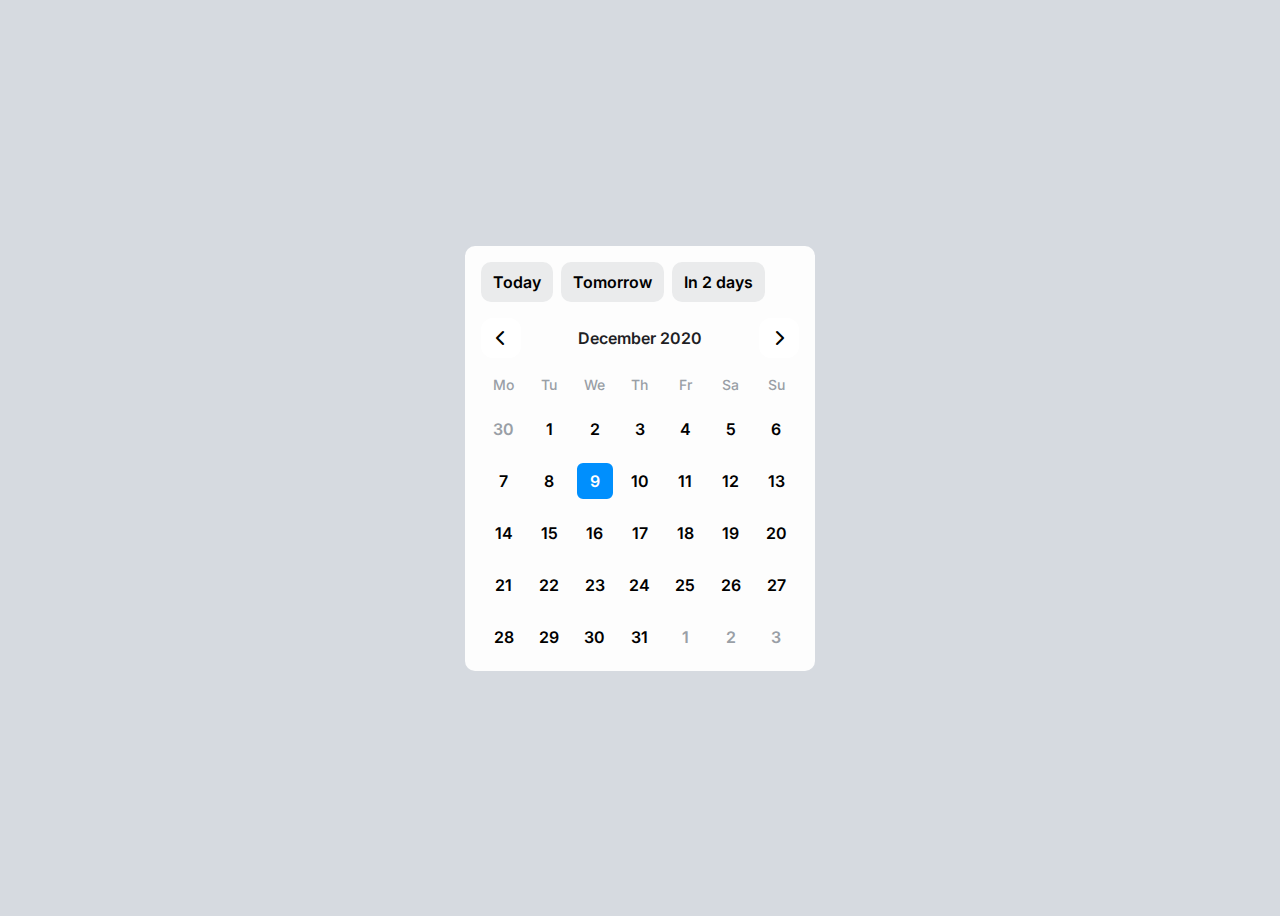
<file: Admin Panel/code/calender.html>
<!DOCTYPE html>
<html lang="en">
<head>
    <meta charset="UTF-8">
    <meta name="viewport" content="width=device-width, initial-scale=1.0">
    <title>Document</title>
    <link rel="stylesheet" href="css/all.min.css">

</head>
<style>
    @import url('https://fonts.googleapis.com/css2?family=Inter:wght@300;400;500;600;700;800;900&display=swap');

*, *:after, *:before {
	box-sizing: border-box;
}
	
:root {
	--c-theme-primary: #008FFD;
	--c-theme-primary-accent: #CBE8FF;
	--c-bg-primary: #D6DAE0;
	--c-bg-secondary: #EAEBEC;
	--c-bg-tertiary: #FDFDFD;
	--c-text-primary: #1F1F25;
	--c-text-secondary: #999FA6;
}

body {
	font-family: "Inter", sans-serif;
	line-height: 1.5;
	min-height: 100vh;
	display: flex;
	align-items: center;
	justify-content: center;
	background-color: var(--c-bg-primary);
	color: var(--c-text-primary);
}

button {
	font: inherit;
	cursor: pointer;
	&:focus {
		outline: 0;
	}
}


.datepicker {
	width: 95%;
	max-width: 350px;
	background-color: var(--c-bg-tertiary);
	border-radius: 10px;
	box-shadow: 0 0 2px 0 rgba(#000, .2), 0 5px 10px 0 rgba(#000, .1);
	padding: 1rem;
}

.datepicker-top {
	margin-bottom: 1rem;
}

.btn-group {
	display: flex;
	flex-wrap: wrap;
	margin-bottom: 1rem;
	margin-top: -.5rem;
}

.tag {
	margin-right: .5rem;
	margin-top: .5rem;
	border: 0;
	background-color: var(--c-bg-secondary);
	border-radius: 10px;
	padding: .5em .75em;
	font-weight: 600;
}

.month-selector {
	display: flex;
	justify-content: space-between;
	align-items: center;
}

.arrow {
	display: flex;
	align-items: center;
	justify-content: center;
	border: 0;
	background-color:#FFF;
	border-radius: 12px;
	width: 2.5rem;
	height: 2.5rem;
	box-shadow: 0 0 2px 0 rgba(#000,.25), 0 0 10px 0 rgba(#000, .15);
}

.month-name {
	font-weight: 600;
}

.datepicker-calendar {
	display: grid;
	grid-template-columns: repeat(7, 1fr);
	grid-row-gap: 1rem;
}

.day, .date {
	justify-self: center;
}

.day {
	color: var(--c-text-secondary);
	font-size: .875em;
	font-weight: 500;
	justify-self: center;
}

.date {
	border: 0;
	padding: 0;
	width: 2.25rem;
	height: 2.25rem;
	display: flex;
	align-items: center;
	justify-content: center;
	border-radius: 6px;
	font-weight: 600;
	border: 2px solid transparent;
	background-color: transparent;
	cursor: pointer;
	&:focus {
		outline: 0;
		color: var(--c-theme-primary);
		border: 2px solid var(--c-theme-primary-accent);	
	}	
}

.faded {
	color: var(--c-text-secondary);
}

.current-day {
	color: #FFF;
	border-color: var(--c-theme-primary);
	background-color: var(--c-theme-primary);
	&:focus {
		background-color: var(--c-theme-primary-accent);
	}
}

</style>
<body>
    <div class="datepicker">
        <div class="datepicker-top">
            <div class="btn-group">
                <button class="tag">Today</button>
                <button class="tag">Tomorrow</button>
                <button class="tag">In 2 days</button>
            </div>
            <div class="month-selector">
                <button class="arrow"><i class="fa-solid fa-chevron-left"></i></button>
                <span class="month-name">December 2020</span>
                <button class="arrow"><i class="fa-solid fa-chevron-right" style="box-shadow: 0 0 2px 0 rgba(#000,.25), 0 0 10px 0 rgba(#000, .15);"></i></button>
            </div>
        </div>
        <div class="datepicker-calendar">
            <span class="day">Mo</span>
            <span class="day">Tu</span>
            <span class="day">We</span>
            <span class="day">Th</span>
            <span class="day">Fr</span>
            <span class="day">Sa</span>
            <span class="day">Su</span>
            <button class="date faded">30</button>
            <button class="date">1</button>
            <button class="date">2</button>
            <button class="date">3</button>
            <button class="date">4</button>
            <button class="date">5</button>
            <button class="date">6</button>
            <button class="date">7</button>
            <button class="date">8</button>
            <button class="date current-day">9</button>
            <button class="date">10</button>
            <button class="date">11</button>
            <button class="date">12</button>
            <button class="date">13</button>
            <button class="date">14</button>
            <button class="date">15</button>
            <button class="date">16</button>
            <button class="date">17</button>
            <button class="date">18</button>
            <button class="date">19</button>
            <button class="date">20</button>
            <button class="date">21</button>
            <button class="date">22</button>
            <button class="date">23</button>
            <button class="date">24</button>
            <button class="date">25</button>
            <button class="date">26</button>
            <button class="date">27</button>
            <button class="date">28</button>
            <button class="date">29</button>
            <button class="date">30</button>
            <button class="date">31</button>
            <button class="date faded">1</button>
            <button class="date faded">2</button>
            <button class="date faded">3</button>
        </div>
    </div>
</body>
</html>
</file>
<file: Admin Panel/code/css/fonts.css>
@font-face {
    font-family: 'Roboto';
    src: url('../fonts/Roboto-BlackItalic.woff2') format('woff2'),
        url('../fonts/Roboto-BlackItalic.woff') format('woff');
    font-weight: 900;
    font-style: italic;
    font-display: swap;
}

@font-face {
    font-family: 'Roboto';
    src: url('../fonts/Roboto-Bold.woff2') format('woff2'),
        url('../fonts/Roboto-Bold.woff') format('woff');
    font-weight: bold;
    font-style: normal;
    font-display: swap;
}

@font-face {
    font-family: 'Roboto';
    src: url('../fonts/Roboto-Black.woff2') format('woff2'),
        url('../fonts/Roboto-Black.woff') format('woff');
    font-weight: 900;
    font-style: normal;
    font-display: swap;
}

@font-face {
    font-family: 'Roboto';
    src: url('../fonts/Roboto-BoldItalic.woff2') format('woff2'),
        url('../fonts/Roboto-BoldItalic.woff') format('woff');
    font-weight: bold;
    font-style: italic;
    font-display: swap;
}

@font-face {
    font-family: 'Roboto';
    src: url('../fonts/Roboto-Italic.woff2') format('woff2'),
        url('../fonts/Roboto-Italic.woff') format('woff');
    font-weight: normal;
    font-style: italic;
    font-display: swap;
}

@font-face {
    font-family: 'Roboto';
    src: url('../fonts/Roboto-Light.woff2') format('woff2'),
        url('../fonts/Roboto-Light.woff') format('woff');
    font-weight: 300;
    font-style: normal;
    font-display: swap;
}

@font-face {
    font-family: 'Roboto';
    src: url('../fonts/Roboto-Medium.woff2') format('woff2'),
        url('../fonts/Roboto-Medium.woff') format('woff');
    font-weight: 500;
    font-style: normal;
    font-display: swap;
}

@font-face {
    font-family: 'Roboto';
    src: url('../fonts/Roboto-LightItalic.woff2') format('woff2'),
        url('../fonts/Roboto-LightItalic.woff') format('woff');
    font-weight: 300;
    font-style: italic;
    font-display: swap;
}

@font-face {
    font-family: 'Roboto';
    src: url('../fonts/Roboto-MediumItalic.woff2') format('woff2'),
        url('../fonts/Roboto-MediumItalic.woff') format('woff');
    font-weight: 500;
    font-style: italic;
    font-display: swap;
}

@font-face {
    font-family: 'Roboto';
    src: url('../fonts/Roboto-Regular.woff2') format('woff2'),
        url('../fonts/Roboto-Regular.woff') format('woff');
    font-weight: normal;
    font-style: normal;
    font-display: swap;
}

@font-face {
    font-family: 'Roboto';
    src: url('../fonts/Roboto-Thin.woff2') format('woff2'),
        url('../fonts/Roboto-Thin.woff') format('woff');
    font-weight: 100;
    font-style: normal;
    font-display: swap;
}

@font-face {
    font-family: 'Roboto';
    src: url('../fonts/Roboto-ThinItalic.woff2') format('woff2'),
        url('../fonts/Roboto-ThinItalic.woff') format('woff');
    font-weight: 100;
    font-style: italic;
    font-display: swap;
}
</file>
<file: Admin Panel/code/css/style .css>
* {
    margin: 0px;
    padding: 0px;
    box-sizing: border-box;
}

:root {
    --white-color: #fff;
    --black-color: #000;
    --border-left: #e8edff;
    --border-bottom: #edf2f7;
    --main-color: #0a82fd;
    --text-color: #2f3032;

}

body {
    font-family: 'Roboto';
    background: #f5f7fa; 
}

.container {
    max-width: 1868px;
    /* max-width: 1320px; */
    margin: 0px auto;
    padding-left: 15px;
    padding-right: 15px;
}

.row {
    display: flex;
    flex-wrap: wrap;
    margin-left: 15px;
    margin-right: 15px;
}

img {
    display: block;
    max-width: 100%;
}


a {
    text-decoration: none;
}

ul,
ol {
    list-style: none;
}

.col-1 {
    width: 8.33%;
}

.col-2 {
    width: 16.66%;
}

.col-3 {
    width: 25%;
}

.col-4 {
    width: 33.33%;
}

.col-5 {
    width: 41.66%;
}

.col-6 {
    width: 50%;
}

.col-7 {
    width: 58.33%;
}

.col-8 {
    width: 66.66%;
}

.col-9 {
    width: 75%;
}

.col-10 {
    width: 83.33%;
}

.col-11 {
    width: 91.66%;
}

.col-12 {
    width: 100%;
}

.container-header {
    width: 1920px;
}

/* .header-top {
    display: flex;
    justify-content: space-between;
    background-color: #262626;
    color: white;
    padding: 10px 20px;
    align-items: center;
}

.nav-left {
    background-image: url(../img/envato.svg);
    width: 152px;
    height: 18px;

}

.header-top button {
    padding: 8px 20px;
    border-radius: 5px;
    color: white;
    background-color:#82b440;
}
.menu{
    padding: 20px 0px;
}
.menu .col-2{
    border-right: 1px solid #e8edff;

}
.menu .logo{
    border-bottom:1px solid #e8edff;
    padding-bottom: 20px;
}
.logo{
    display: flex;
    justify-content: space-between;
    align-items: center;
}
.close-icon img{
    background-color:#0a82fd;
    padding: 13px 5px;
    border-radius:10px 0 0 10px;
}
.menu-head{
    padding: 10px 0px;
    color: #6d6e70;
    font-weight: 400;
    font-size: 14px;
    border-bottom: 1px solid #edf2f7;
    margin-right: 50px;
    display: flex;
}
.lists{
    display: flex;
    flex-direction: column;
    justify-content: space-between;
    height:544px;
}
.menu-head a{
    color:rgb(47, 48, 50);
    font-weight: 400;
}
.dashboard{
    display: flex;
    align-items: center;
}
.dashboard i{
    margin-right: 10px;
}
.dash-icon{
    color:#0a82fd;
}
.dashboard a{
    color:#2f3032;
    font-size: 18px;
    font-weight: 400;
}
.lists :nth-child(2) a{
    color:#0a82fd;
    font-size: 18px;
    text-transform: capitalize;
    font-weight: 400;
} */

.crancy-smenu {
    position: fixed;
    left: 0;
    z-index: 6000;
    height: 100%;
    width: 338px;
    transform: translate(0);
    top: 0;
    overflow-y: auto;
    background-color: var(--white-color);
}
.admin-menu {
    transition: all 0.3s ease;
    border-right: 1px solid var(--border-left);
}

.crancy-padding-left {
    padding-left: 40px;
}

.logo {
    display: flex;
    align-items: center;
    justify-content: space-between;
    min-height: 80px;
    border-bottom: 1px solid var(--border-left);
}

.logo a {
    position: relative;
    margin: 0px;
}
.crancy-menu-group {
    display: flex;
    align-items: center;
    gap: 5px;
    min-width: 70px;
    justify-content: center;
}
.crancy-menu-group img{
    margin-right: 10px;
}
.menu-bar-count{
    min-width: 20px;
    min-height: 20px;
    line-height: 20px;
    padding: 0;
    border-radius: 100%;
    color: #fff;
    text-align: center;
    font-size: 14px;
    background-color:blue ;
}
.crancy-icon {
    text-align: center;
    cursor: pointer;
    position: relative;
    background: var(--main-color);
    color: var(--white-color);
    width: 16px;
    height: 40px;
    line-height: 40px;
    border-radius: 10px 0 0 10px;
    display: flex;
    align-items: center;
    justify-content: center;
    padding: 0;
    margin: 0;
}

.crancy-padding-all {
    padding-left: 40px;
    padding-right: 40px;
}

.admin-one {
    padding-bottom: 25px;
}

.m-top-20 {
    margin-top: 20px;
}

.admin-title {
    margin-bottom: 10px;
    color: #6d6e70;
    font-weight: 400;
    font-size: 14px;
    border-bottom: 1px solid var(--border-bottom);
    padding-bottom: 5px;
    line-height: 140%;
}

.menu-bar-ul {
    padding-left: 0px;
}

.menu-bar li {
    position: relative;
    ;
}
.menu-bar li:hover svg path{
    stroke: #0a82fd;
    transition: all 0.5s;
}
.menu-bar li:hover .menu-bar-text span{
    color: #0a82fd;
    transition: all 0.5s;
}
/* .menu-bar li:hover .crancy-toggle i{ 
    color: #0a82fd;
} */
.collapsed:hover i{
    color: #0a82fd;
    transition: all 0.5s;
}

.menu-bar ul li a {
    font-weight: 400;
    color: var(--main-color);
    position: relative;
    line-height: 22px;
    font-size: 18px;
    padding: 14px 0px;
    width: 100%;
    display: flex;
    align-items: center;
    justify-content: space-between;
}
.menu-bar-count {
        min-width: 20px;
        min-height: 20px;
        line-height: 20px;
        padding: 0;
        border-radius: 100%;
        color: #fff;
        text-align: center;
        background: #0a82fd;
        font-size: 14px;
    }
.menu-bar li a.collapsed {
    color: var(--text-color);
}

.menu-bar-text {
    position: relative;
    width: 100%;
}

.menu-bar-text .menu-bar-icon {
    margin-right: 1px;
    padding: 0;
    border-radius: 50%;
    display: inline-block;
    color: var(--text-color);
    min-width: 30px;
}

.menu-bar li .menu-bar-icon .crancy-svg-icon {
    color: var(--text-color);
}

.menu-bar li .menu-bar-name {
    color: var(--text-color);
}

path {
    stroke: var(--text-color);
}

div {
    position: relative;
}
.first {
    color: red;
}

.help-center {
    background-color:#0a82fd;
    text-align: center;
    border-radius: 10px;
    margin-top: 38px;
    flex-direction: column;
    width: 249px;
    height: 209px;
    position: relative;
}
.help-center img{
    margin: 0px auto;
    display: inline;
}

.help-center-wrap {
    display: flex;
    justify-content: center;
    padding-bottom: 40px;
}

.help-center-wrap h4 {
    padding-top: 42px;
    font-size: 18px;
    font-weight: 600;
    color: var(--white-color);
    margin-bottom: 20px;
}

.help-center-wrap p {
    font-size: 14px;
    font-weight: 400;
    line-height: 20px;
    color: var(--white-color);
}

.help-btn {
    font-size: 16px;
    font-weight: 400;
    line-height: 26px;
    border-radius: 4px;
    margin-top: 5px;
}


/* ========================================================================header-====================================== */
.header-nav{
    background-color: var(--white-color);
    position:sticky;
    top: 0px;
    z-index: 5000;
   
}
.header-middle {
    justify-content: space-between;
    gap: 25px;
    height: 80px;
    display: flex;
    align-items: center;
    /* width: 100%; */
    padding-left: 339px;
    /* padding-left: 300px; */
    padding-right: 40px;
    border-bottom: 1px solid var(--border-bottom);
    /* position: fixed;
    top: 0px; */
   
}

.nav-left-img {
    min-width: 260px;    
}

.header-left {
    display: flex;
    align-items: center;
    justify-content: center;
    /* gap: 25px; */
}

.input-search {
    display: flex;
    align-items: center;
    justify-content: space-between;
}
.search-input {
    padding: 10px 50px 10px 50px;
    border-radius: 10px;
    border: none;
    background-color: #f5faff;
    width: 400px;
}
.input-search i {
    position: absolute;
    left: 16px;
    color: #9aa2b1;
    font-size: 22px;
}

.input-search ::placeholder {
    color: #9aa2b1;
    font-size: 16px;
    text-transform: capitalize;
}

.input-icon {
    position: relative;
    right: 47px;
    color: #9aa2b1;
}

.nav-header-right {
    display: flex;
    align-items: center;
    gap: 30px;
}

.nav-drop {
    display: flex;
    align-items: center;
}

.nav-information {
    display: flex;
    align-items: center;
    gap: 10px;
}

.nav-drop a {
    color: #2f3032;
    font-weight: 500;
}

.nav-currency-drop {
    border-right: 1px solid #e4f2ffb5;
    padding-right: 20px;
    margin-right: 20px;
}

.nav-currency-main {
    color: #2f3032;
    display: flex;
    align-items: center;
    gap: 10px;
    font-weight: 500;
}

.top-notification {
    position: absolute;
    background-color: #eb5757;
    border-radius: 100%;
    padding-left: 2px;
    width: 15px;
    height: 21px;
    color: white;
    right: -6px;
    display: inline-block;
    bottom: 10px;

    /* position: absolute;
    right: -6px;
    top: -6px;
    width: 16px;
    height: 16px;
    display: inline-block;
    border-radius: 100%;
    color: #fff;
    line-height: 16px;
    font-size: 14px;
    background-color: #0a82fd; */

}

.nt {
    background-color: #27ae60;
}

.nav-social {
    display: flex;
    gap: 33px;
}
.crancy-balance{
    visibility: hidden;
}
.nav-drop:hover .crancy-balance{
    visibility: visible;
    transform: translateY(29px);
    transition: 0.3s;
}
.crancy-balance {
    display: flex;
    flex-direction: column;
    gap: 19px;
    top: 37px;  
    width: 200px;
    left: initial;
    margin: 0;
    transform: translateY(50px);
    position: absolute;
    background-color: var(--white-color);
    z-index: 100;
    padding: 29px 14px;
    border-radius: 13px;
    box-shadow: 19px 11px 127px #00000030;
    transition: all 0.5s;
    
}
.crancy-balance:before {
    content: "";
    position: absolute;
    left: 50%;
    top: -30px;
    width: 30px;
    height: 30px;
    border-bottom: 30px solid #fff;
    border-left: 24px solid transparent;
    border-right: 25px solid transparent;
    margin-left: -24px;
}
.crancy-balance a {
    color: #2f3032;
    display: flex;
    align-items: center;
    gap: 10px;
}
.crancy-balance img {

    width: 26px;
    border-radius: 100px;
    height: 26px;
}
/* =================================2nd drop============== */
.nav-crancy-balance{
    padding-top: 0px;
    width: 100px;  
   
}
.nav-crancy-balance a{
    margin: 0 auto  ;
}
/* ==============================3rd==================== */

/* .crancy-alarm-main{
    text-align: left;
    left: initial;
    right: -90px;
} */
.crancy-alarm{
    text-align: left;
    left: initial;
    right: -90px;
   width: 400px;
    left: initial;
    margin: 0;
    transform: translateY(50px);
    position: absolute;
    background-color: var(--white-color);
    z-index: 100;
    padding: 29px 14px;
    border-radius: 13px;
    box-shadow: 19px 11px 127px #00000030;
    transition: all 0.5s;
    visibility: hidden;
    margin-top: 18px;
}
.crancy-alarm::before{
    content: "";
    position: absolute;
    left: 69%;
    top: -30px;
    width: 30px;
    height: 30px;
    border-bottom: 30px solid #fff;
    border-left: 24px solid transparent;
    border-right: 25px solid transparent;
    /* margin-left: -24px; */
}
.nav-notification:hover .crancy-alarm{
    visibility: visible;
    transform: translateY(20px);
}
.crancy-balance-info{
    display: flex;
    /* margin-bottom: 50px; */
}
.crancy-alarm h3{
    border-bottom: 1px solid #e4f2ff;
    padding: 0 25px 20px;
    font-size: 18px;
    color: #2f3032;
    font-weight: 500;
}
.crancy-balance-lists{
    display: flex;
    flex-direction: column;
    padding: 0px 25px;
}
.crancy-balance-lists li{
    display: flex;
    gap: 15px;
    align-items: center;
    justify-content: space-between;
    padding-bottom: 16px;
    margin-bottom: 16px;
    border-bottom: 1px solid #e4f2ff;
}
.crancy-balance-info{
    display: flex;
    gap: 18px;
}
.crancy-balance-img {
    border-radius: 100%;
    padding: 10px;
    text-align: center;
    line-height: 52px;
    display: block;
    min-width: 52px;
    min-height: 52px;
    width: 52px;
    height: 52px;
    background-color: #27ae60;
    text-align: center;
}
.crancy-balance-img img{
    max-width: 25px;
    margin-top: 4px;
    margin-left: 5px;
    /* margin: 0px auto; */
}
.crancy-alarm-content h4{
    font-size: 16px;
    font-weight: 400;
    line-height: 22px;
    color: #2f3032;
}
.crancy-alarm-content h4 a{
    color: #2f3032;
}
.crancy-alarm-content p{
    padding: 0;
    margin: 5px 0 0;
    font-size: 14px;
    font-weight: 400;
    line-height: initial;
    color: #9aa2b1;
}
/* ==========================================================================main-section======================================== */
.main-section{
        margin-left: 330px;
        padding-right: 25px;
        border-left: 1px solid #e4f2ff;
        /* padding-left: 25px; */
        /* padding-top: 90px; */
        padding-top: 30px;
}
.main-section .row{
    margin-right: -26px;
    margin-left: 2px;
}
.crancy-progress-card{
        background: #fff;
        display: flex;
        align-items: center;
        /* padding: 25px; */
        padding: 28px 26px 31px 14px;
        justify-content: space-between;
        border-radius: 8px;
}
.crancy-history{
    font-size: 16px;
    font-weight: 400;
    color: #9aa2b1;
    margin-top: 10px;
    display: flex;
    align-items: center;
    gap: 5px;
}
.crancy-percent{
    font-size: 14px;
    display: flex;
    align-items: center;
    font-weight: 600;
    color: rgb(10, 130, 253);
}
.CircularProgressbar-text {
    fill: #3e98c7;
    font-size: 20px;
    text-anchor: middle;
}
.main-section-right{
    margin-top: 30px;
}
/* ====================================================== */
.main-charts {
    min-height: 352px;
    background: #fff;
    padding: 27px;
    border-radius: 15px;
    box-shadow: 0 9px 95px #0000000d;
    padding: 25px;
}
.mg-btm-20{
    margin-bottom: 20px;
}
.charts-main-heading {
    display: flex;
    justify-content: space-between;
    align-items: center;
    padding-bottom: 0px;
    /* height: 47px; */
}
.charts-main-heading h4{
    font-size: 24px;
    margin: 0;
    font-weight: 500;
    color: #2f3032;
}
.charts-main-middle{
    display: flex;
    gap: 15px;
    align-items: center;
}
.charts-main-middle ul{
    display: flex;
    gap: 15px;
    align-items: center;
}
.charts-main-middle li{
    color: #9aa2b1;
    font-size: 14px;
    font-weight: 400;
    display: flex;
    align-items: center;
    gap: 3px;
}
.crancy-progress-list-color{
    width: 16px;
    height: 16px;
    background: #0a82fd;
    position: relative;
    display: inline-block;
    border-radius: 100%;
    margin-right: 5px;
    min-width: 16px;
    min-height: 16px;
}
.charts-main-middle p{
    display: flex;
    align-items: center;
    gap: 5px;
    width: 100%;
    justify-content: space-between;
    color: #2f3032;
    font-size: 16px;
    /* margin-top: 16px; */
}
.right-color{
    background: #f2c94c;
}
.charts-main-middle p span{
    color: #9aa2b1;
    display: flex;
    align-items: center;
    justify-content: center;
}
.crancy-charts-dropdown a{
    width: 100px;
    display: flex;
    justify-content: space-between;
    background: 0 0;
    opacity: 1;
    font-weight: 500;
    align-items: center;
    gap: 5px;
    padding: 0;
    border: none;
    color: #2f3032;
    font-size: 14px
}
.crancy-charts-dropdown svg {
    fill: #2f3032;
}
/* == -=================================*/
.charts-main {
    /* margin: 10px; */
    background: #fff;
    padding: 25px;
    border-radius: 15px;
    box-shadow: 0 9px 95px #0000000d;
}
.charts-main__heading.charts-main__heading--v2 {
    align-items: baseline;
}
.charts-main__heading {
    display: flex;
    justify-content: space-between;
    align-items: center;
}
.charts-main__title {
    font-size: 24px;
    margin: 0;
    font-weight: 500;
    color: #2f3032;
}
.charts-main-dates {
    background: 0 0;
    border: 1px solid #e8e9eb;
    border-radius: 8px;
    padding: 0 10px;
    color: #2f3032;
    font-weight: 400;
    display: flex;
    align-items: center;
    gap: 10px;
    width: 120px;
    height: 40px;
    text-align: center;
    cursor: pointer;
    font-size: 14px;
}
.charts-main-dates__input {
    border: none!important;
    background: 0 0!important;
    color: #2f3032!important;
    cursor: pointer;
    font-size: 14px;
    width: 44px;
    margin-left: 4px;
}
.img-arrow{
    position: absolute;
    right: 10px;
}
input[type=date]{
    color: #9aa2b1;
    border-radius: 3px;
    padding: 0;
    line-height: initial;
    width: 100%;
    height: 50px;
    background: #fafafa;
    border: 1px solid #e4f2ff;
    resize: none;
}
.mg-top-30{
    margin-top: 30px;
}
.mg-btm-30{
    margin-bottom: 30px;
}
ul, ol{
    margin-bottom: 0px;
}
.crancy-progress-list{
    display: flex;
}
.crancy-progress-list li {
    display: inline-block;
    color: #9aa2b1;
    font-size: 14px;
    font-weight: 400;
    display: flex;
    align-items: center;
    gap: 3px;
}
p{
    margin-bottom: 0px;
}
.crancy-progress p{
    margin-top: 20px;
}
.charts-main__middle {
    display: flex;
    gap: 15px;
    align-items: center;
}
.crancy-progress-list.crancy-progress-list__inline {
    display: flex;
    flex-wrap: wrap;
    flex-direction: row;
    padding: 0!important;
    gap: 45px;
}
.crancy-sidebar_btn.crancy-heading__tabs {
    padding: 0;
    border: none;
    color: #2f3032;
    font-size: 14px!important;
   gap: 11px;
}

.nav-tabs {
     --bs-nav-tabs-border-width:none!important;
}
/* ===============================================================chats-js============================================================= */


.apexcharts-toolbar{
    display: none!important;
}

/* #SvgjsPath1052{
    fill: #c3c7ce !important;
}
#SvgjsPath1256{
    fill: #c3c7ce !important;
}
#SvgjsPath1200{
    fill: #eb26de !important;
} */


#SvgjsPath1020{
    fill: rgb(210, 236, 246)!important;
    stroke: none!important;
}
#SvgjsPath1048{
    fill: rgb(210, 236, 246)!important;
    stroke: none!important;
}
#SvgjsPath1022{
    fill: rgb(210, 236, 246)!important;
    stroke: none!important;
}
#SvgjsPath1050{
    fill: rgb(210, 236, 246)!important;
    stroke: none!important;
}
#SvgjsPath1024{
    fill: rgb(210, 236, 246)!important;
    stroke: none!important;
}
#SvgjsPath1052{
    fill: rgb(210, 236, 246)!important;
    stroke: none!important;
}
#SvgjsPath1026{
    fill: rgb(210, 236, 246)!important;
    stroke: none!important;
}
#SvgjsPath1054{
    fill: rgb(210, 236, 246)!important;
    stroke: none!important;
}
#SvgjsPath1028{
    fill: rgb(210, 236, 246)!important;
    stroke: none!important;
}
#SvgjsPath1056{
    fill: rgb(210, 236, 246)!important;
    stroke: none!important;
}
#SvgjsPath1030{
    fill: rgb(210, 236, 246)!important;
    stroke: none!important;
}
#SvgjsPath1058{
    fill: rgb(210, 236, 246)!important;
    stroke: none!important;
}
#SvgjsPath1032{
    fill: rgb(210, 236, 246)!important;
    stroke: none!important;
}
#SvgjsPath1060{
    fill: rgb(210, 236, 246)!important;
    stroke: none!important;
}
#SvgjsPath1034{
    fill: rgb(210, 236, 246)!important;
    stroke: none!important;
}
#SvgjsPath1062{
    fill: rgb(210, 236, 246)!important;
    stroke: none!important;
}
#SvgjsPath1036{
    fill: rgb(210, 236, 246)!important;
    stroke: none!important;
}
#SvgjsPath1064{
    fill: rgb(210, 236, 246)!important;
    stroke: none!important; 
}
#SvgjsPath1038{
    fill: rgb(210, 236, 246)!important;
    stroke: none!important; 
}
#SvgjsPath1066{
    fill: rgb(210, 236, 246)!important;
    stroke: none!important; 
}
#SvgjsPath1040{
    fill: rgb(210, 236, 246)!important;
    stroke: none!important; 
}
#SvgjsPath1068{
    fill: rgb(210, 236, 246)!important;
    stroke: none!important; 
}
#SvgjsPath1042{
    fill: rgb(210, 236, 246)!important;
    stroke: none!important; 
}
#SvgjsPath1070{
    fill: rgb(210, 236, 246)!important;
    stroke: none!important; 
}

#SvgjsPath1020:hover{
    fill: #0a82fd!important;
}
#SvgjsPath1048:hover{
    fill: rgb(218, 218, 44)!important;
}
#SvgjsPath1022:hover{
    fill: #0a82fd!important;
}
#SvgjsPath1050:hover{
    fill: rgb(218, 218, 44)!important;
}
#SvgjsPath1024:hover{
    fill: #0a82fd!important;
}
#SvgjsPath1052:hover{
    fill: rgb(218, 218, 44)!important;
}
#SvgjsPath1026:hover{
    fill: #0a82fd!important;
}
#SvgjsPath1054:hover{
    fill: rgb(218, 218, 44)!important;
}
#SvgjsPath1028:hover{
    fill: #0a82fd!important;
}
#SvgjsPath1056:hover{
    fill: rgb(218, 218, 44)!important;
}
#SvgjsPath1030:hover{
    fill: #0a82fd!important;
}
#SvgjsPath1058:hover{
    fill: rgb(218, 218, 44)!important;
}
#SvgjsPath1032:hover{
    fill: #0a82fd!important;
}
#SvgjsPath1060:hover{
    fill: rgb(218, 218, 44)!important;
}
#SvgjsPath1034:hover{
    fill: #0a82fd!important;
}
#SvgjsPath1062:hover{
    fill: rgb(218, 218, 44)!important;
}
#SvgjsPath1036:hover{
    fill: #0a82fd!important;
}
#SvgjsPath1064{
    fill: rgb(218, 218, 44)!important;
    stroke: none!important; 
}
#SvgjsPath1038:hover{
    fill: #0a82fd!important;
}
#SvgjsPath1066:hover{
    fill: rgb(218, 218, 44)!important;
}
#SvgjsPath1040:hover{
    fill: #0a82fd!important;
}
#SvgjsPath1068:hover{
    fill: rgb(218, 218, 44)!important;
}
#SvgjsPath1042:hover{
    fill: #0a82fd!important;
}
#SvgjsPath1070:hover{
    fill: rgb(218, 218, 44)!important;
}


/* ===============================================3rd-section========================================================== */
.crancy-table {
    background: #fff;
    padding: 25px;
    border-radius: 15px;
    box-shadow: 0 8px 40px #0000000a;
}
.crancy-table-heading{
    display: flex;
    justify-content: space-between;
    align-items: center;
    margin-bottom: 25px;
    
}
.crancy-table-heading h3{
    display: flex;
    align-items: center;
    gap: 10px;
    font-size: 24px;
    font-weight: 500;
    color: #2f3032;
}
.crancy-chart-dropdown a{
    width: 100px;
    display: flex;
    justify-content: space-between;
    color: #2f3032;
    font-weight: 500;
}
.crancy-table-filter__single {
    display: flex;
    flex-direction: column;
}
.crancy-table-filter__single label {
    font-weight: 500;
    color: #2f3032;
    margin-bottom: 10px;
}
.my-select-box {
    width: 100%;
    font-size: 14px;
    font-weight: 400;
    position: relative;
    border-radius: 12px;
}
.my-select-box .my-select-box-btn {
    width: 100%;
    justify-content: space-between;
    background: #f7fafc;
    font-weight: 400;
    font-size: 16px;
    color: #9aa2b1;
    display: flex;
    align-items: center;
    min-height: 56px;
    padding: 0 20px;
    border: none;
    margin: 0;
    border-radius: 12px;
}
.my-select-box-btn i {
    width: 24px;
    color: #0a82fd;
}
.my-select-box .my-select-box-section {
    width: 100%;
    background-color: #fff;
    border-radius: 5px;
    box-shadow: 0 0 0 1px #4444441c;
    box-sizing: border-box;
    padding: 0;
    margin-top: 4px;
    position: absolute;
    top: 100%;
    left: 0;
    z-index: 9999;
    opacity: 0;
    visibility: hidden;
    display: none;
}
.my-select-box-section li.selected {
    background: #0a82fd;
    font-weight: 400;
    color: #fff;
}
.my-select-box .my-select-box-section li {
    cursor: pointer;
    font-weight: 400;
    line-height: 40px;
    list-style: none;
    min-height: 40px;
    outline: none;
    font-size: 16px;
    padding-left: 18px;
    padding-right: 29px;
    text-align: left;
    -webkit-transition: all .2s;
    transition: all .2s;
}
.rotate {
    transform: rotate(180deg);
}
.my-select-box .click-away {
    width: 100%;
    height: 100%;
    z-index: 99;
    position: fixed;
    display: block;
    top: 0;
    left: 0;
}
.my-select-box .my-select-box-section.open {
    opacity: 1;
    -webkit-transform: scale(1) translateY(0);
    -ms-transform: scale(1) translateY(0);
    transform: scale(1) translateY(0);
    visibility: visible;
    /* display:contents; */
}
.my-select-box .my-select-box-section li.selected {
    background: #0a82fd;
    font-weight: 400;
    color: #fff;
}

ul{
    padding-left: 0px !important;
}
.fa-chevron-down:before {
    content: "";
}
/* ----------- */
.crancy-table-filter__single {
    display: flex;
    flex-direction: column;
}
.my-select-box .my-select-box-section.open {
    opacity: 1;
    -webkit-transform: scale(1) translateY(0);
    -ms-transform: scale(1) translateY(0);
    transform: scale(1) translateY(0);
    visibility: visible;
}
/* -------------- */
.crancy-table-filter__single input {
    background: #f7fafc!important;
    border: none;
    border-radius: 12px!important;
    font-weight: 400;
    font-size: 16px;
    color: #9aa2b1;
    display: flex;
    justify-content: start;
    align-items: center;
    width: 100%!important;
    min-height: 56px!important;
    padding: 0 20px;
    border: none!important;
    margin: 0;
}
.crancy-table-filter__icon{
    position: absolute;
    right: 20px;
    top: 50%;
    margin-top: 5px;
}
/* --------------------------- */
/* table {
    border-collapse: collapse;
    border-spacing: 0;
}
.crancy-table__main {
    margin: 0;
}
.crancy-table__head {
    background: #fafafa;
    border-width: 0;
}
.crancy-table__main .crancy-table__column-1 {
    width: 12%!important;
    text-align: left!important;
    padding: 11px 20px ;
}
.crancy-table__main .crancy-table__column-2 {
    width: 26%!important;
}
.crancy-table__main .crancy-table__head tr th, .crancy-table__main .crancy-table__body tr td {
    width: 14.28%;
    vertical-align: middle;
    text-align: left;
    padding: 11px 20px;
}
.crancy-table__head tr th {
    color: #9aa2b1;
    font-weight: 500;
    font-size: 16px;
    padding: 7px 20px;
}
.crancy-table__main .crancy-table__body tr td {
    padding: 14px 20px!important;
}
.crancy-table__main .crancy-table__column-1 {
    width: 12%!important;
    text-align: left!important;
}
.crancy-table__head tr th {
    color: #9aa2b1;
    font-weight: 500;
    font-size: 16px;
} */

.crancy-table__head {
    background: #fafafa;
}
tbody, td, tfoot, th, thead, tr {
    border-color: inherit;
    border-style: solid;
    border-width: 0;
}
.crancy-table__main .crancy-table__head tr th, .crancy-table__main .crancy-table__body tr td {
    width: 14.28%;
    vertical-align: middle;
    text-align: left;
    padding: 11px 20px;
}
.crancy-table__product-title {
    margin: 0;
    font-size: 16px;
}
.crancy-table__product {
    display: flex;
    gap: 15px;
    align-items: center;
    text-align: left;
}
.crancy-table__product-img {
    max-width: 60px;
}   
.crancy-table__main .crancy-table__body tr td {
    padding: 14px 20px!important;
}
.crancy-table__main .crancy-table__body tr td {
    padding: 14px 20px!important;
}
.crancy-table__inner--title {
    font-weight: 400;
    font-size: 16px;
    margin: 0;
}
.crancy-table__amount {
    display: flex;
    align-items: center;
    gap: 5px;
}
.crancy-table__status {
    font-size: 14px;
    color: #27ae60;
    text-align: center;
    padding: 6px 24px;
    border-radius: 4px;
    background: #e1f4e9;
    display: inline-flex!important;
    align-items: center;
    gap: 5px;
    font-weight: 500;
}
.crancy-table__status.crancy-table__status--pending {
    background: #dfc4f8;
    color: #9b51e0;
}
.crancy-table__status.crancy-table__status--cancel {
    background: #f9cccc;
    color: #eb5757;
}
.crancy-table-bottom {
    display: flex;
    align-items: center;
    justify-content: space-between;
    margin-top: 15px;
}
.dataTables_paginate, .crancy-pagination {
    text-align: center;
    display: flex;
    align-items: center;
}
/* sidebaar--------------------------- */

.crancy-main__sidebar{
    padding-left: 22px;
}
.crancy-sidebar {
    position: sticky;
    top: 0;
}
.crancy-sidebar__widget {
    margin-bottom: 30px;
}
.crancy-sidebar__single {
    padding: 25px 22px;
    background: #fff;
    border-radius: 15px;
    margin-bottom: 40px;
}
.crancy-sidebar__title {
    margin: 0;
    font-size: 24px;
    font-weight: 500;
}
.crancy-sidebar__heading, .fc-header-toolbar.fc-toolbar {
    display: flex;
    justify-content: space-between;
    align-items: center;
    border-bottom: 1px solid #e4f2ff;
    padding-bottom: 15px!important;
    margin-bottom: 15px!important;
}
.crancy-sidebar__creatorlist {
    display: flex;
    flex-direction: column;
    gap: 25px;
}
.crancy-sidebar__creatorlist li {
    display: flex;
    width: 100%;
}
.crancy-sidebar__creator {
    display: flex;
    gap: 8px;
    align-items: center;
    width: 100%;
}
.crancy-sidebar__creator img {
    max-width: 32px;
    border-radius: 100%;
    min-width: 32px;
    min-height: 32px;
}
.crancy-sidebar__creator a {
    display: flex;
    align-items: center;
    justify-content: space-between;
    width: 100%;
    gap: 15px;
}
.crancy-sidebar__creator-link {
    font-size: 16px;
    font-weight: 400;
    color: #9aa2b1;
}
.crancy-sidebar__creator-name {
    display: flex;
    flex-direction: column;
    color: #2f3032;
    line-height: 18px;
    font-weight: 500;
    font-size: 16px;
    gap: 3px;
}
.crancy-sidebar__single:last-child {
    margin: 0;
}
.crancy-sidebar__creator-name {
    display: flex;
    flex-direction: column;
    color: #2f3032;
    line-height: 18px;
    font-weight: 500;
    font-size: 16px;
    gap: 3px;
}
</file>
